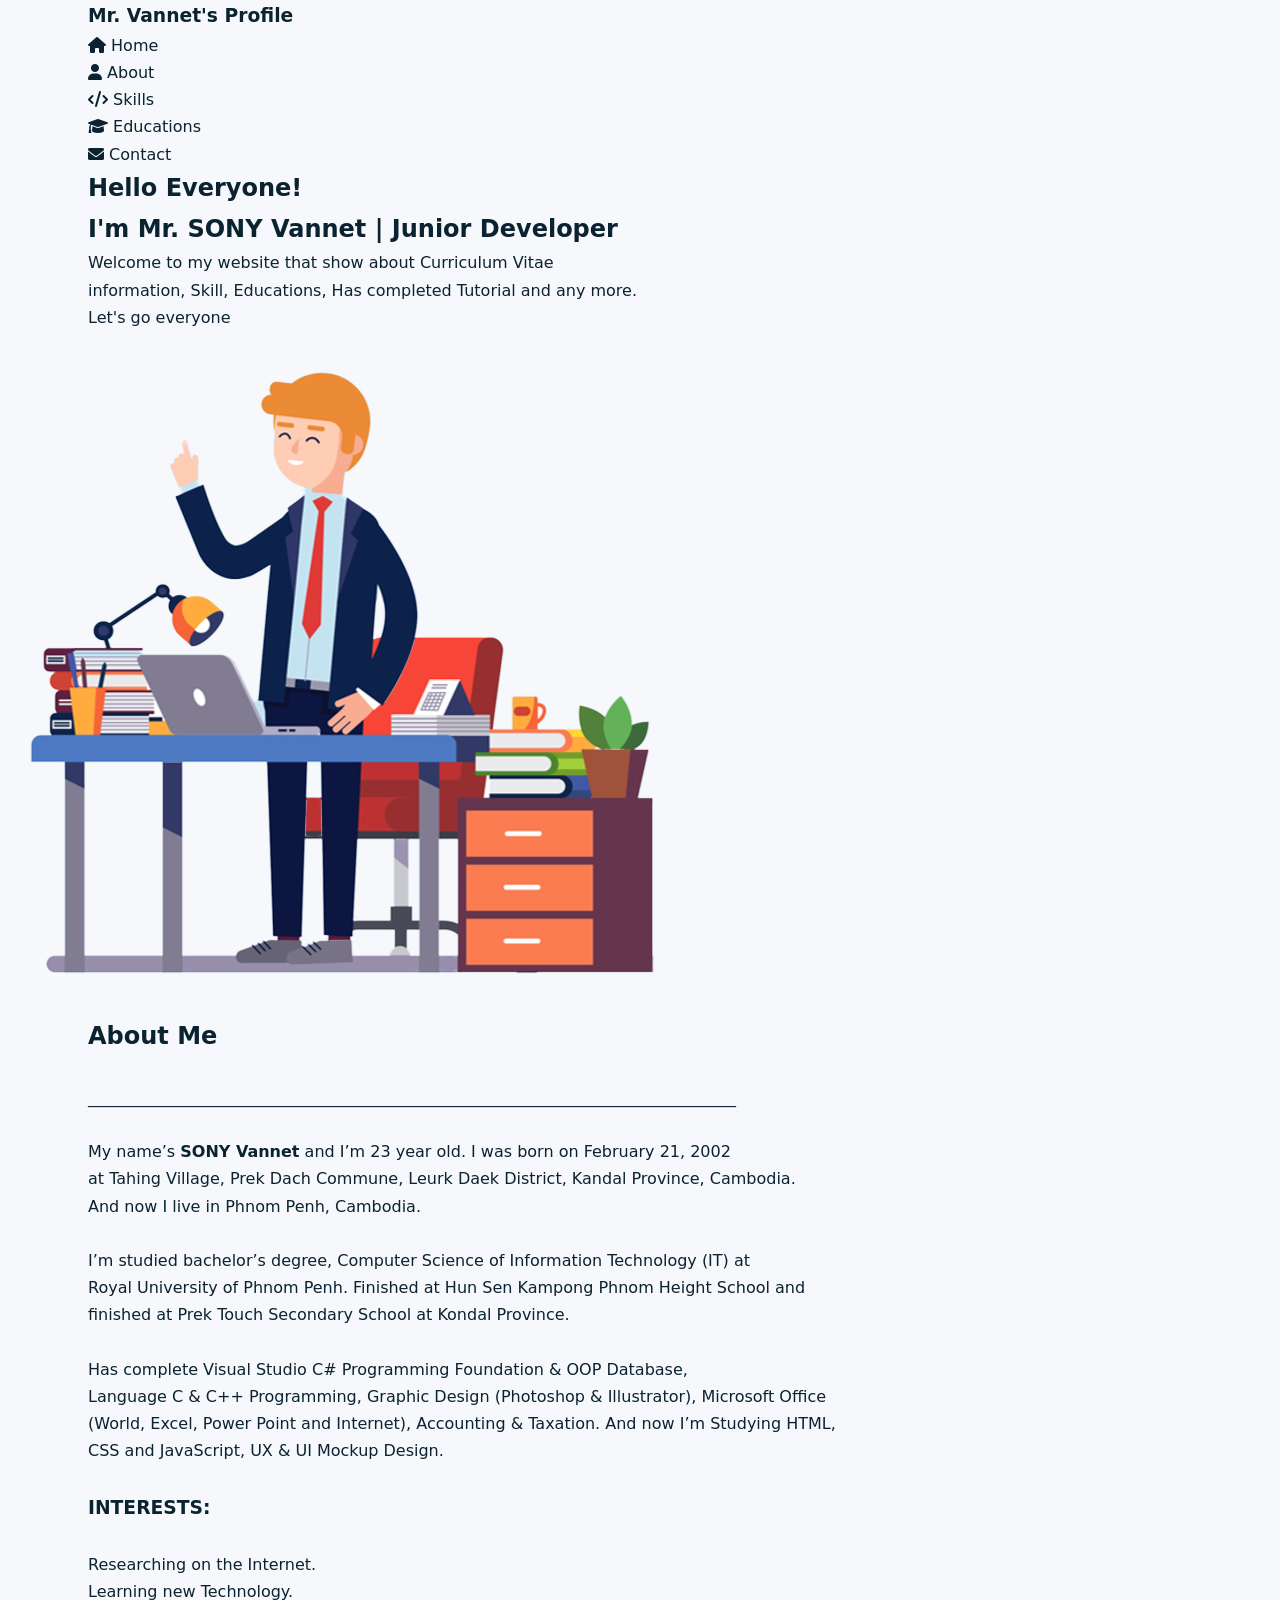
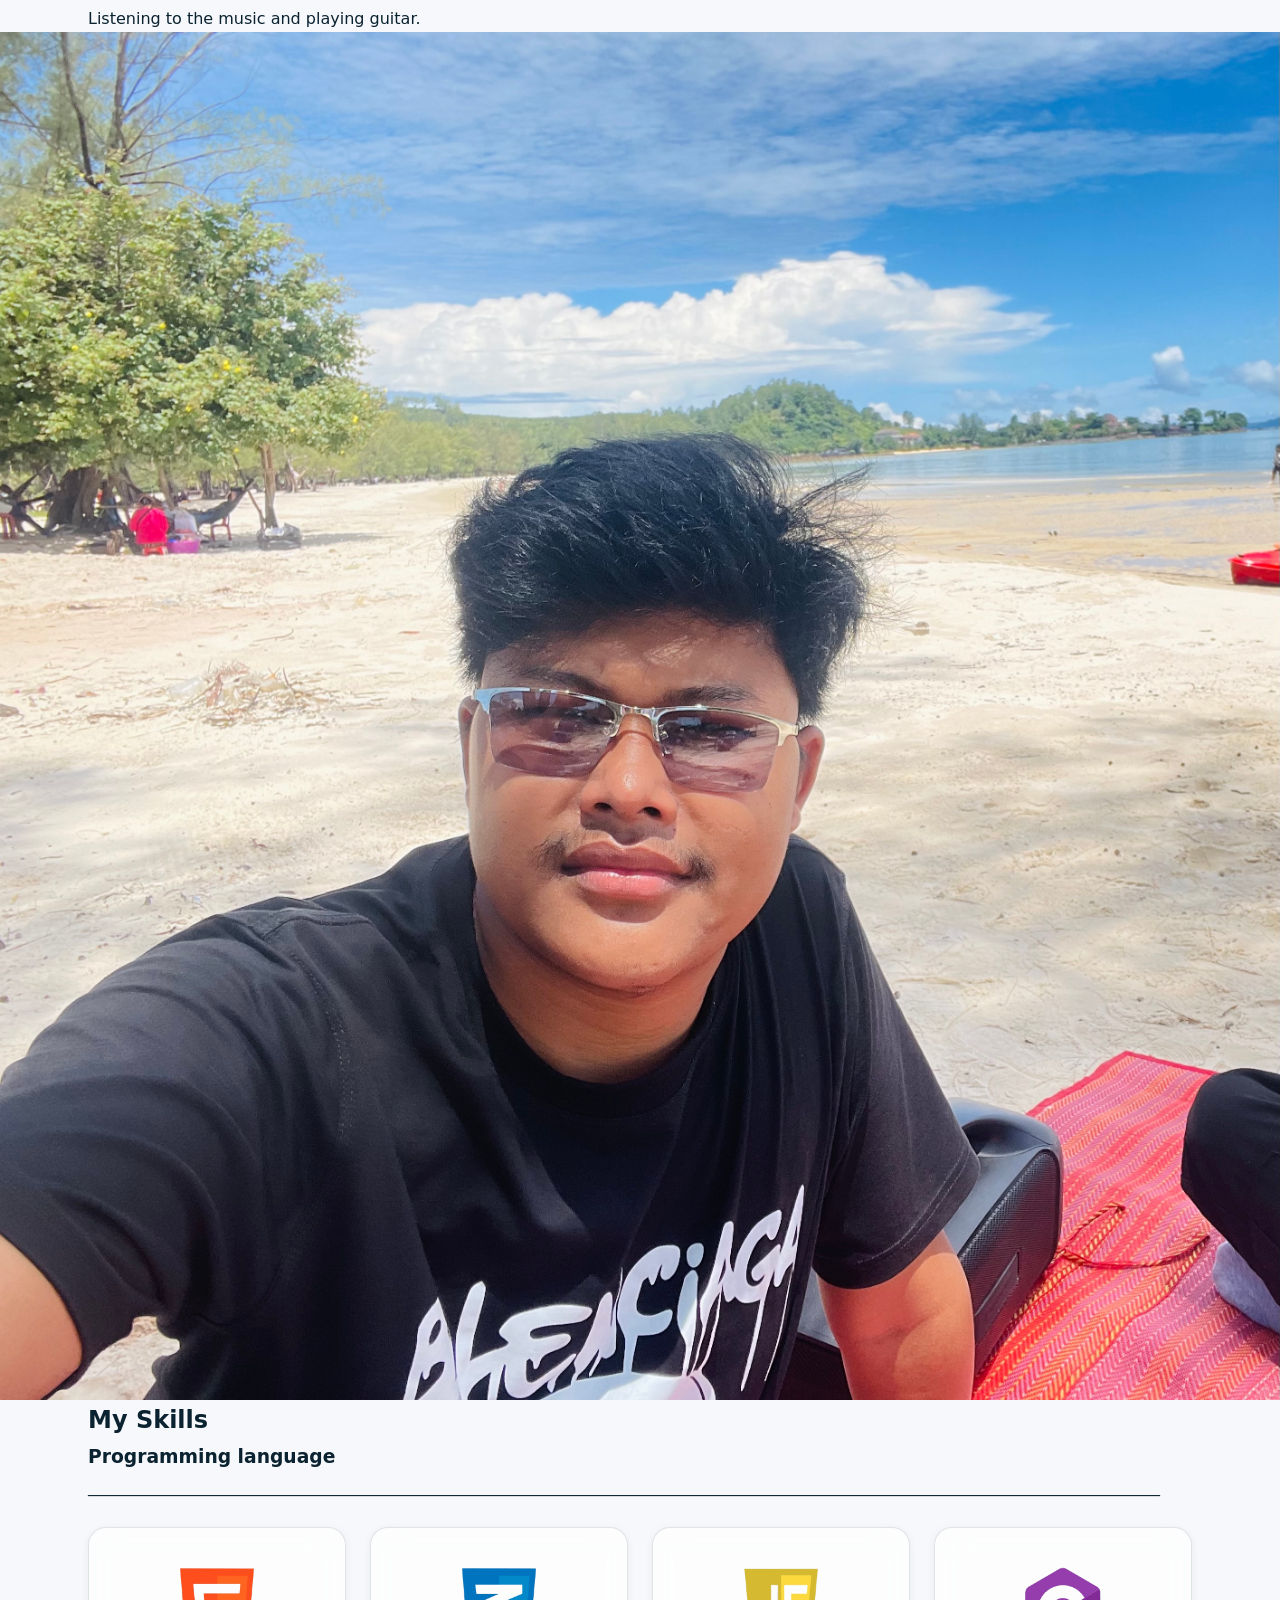
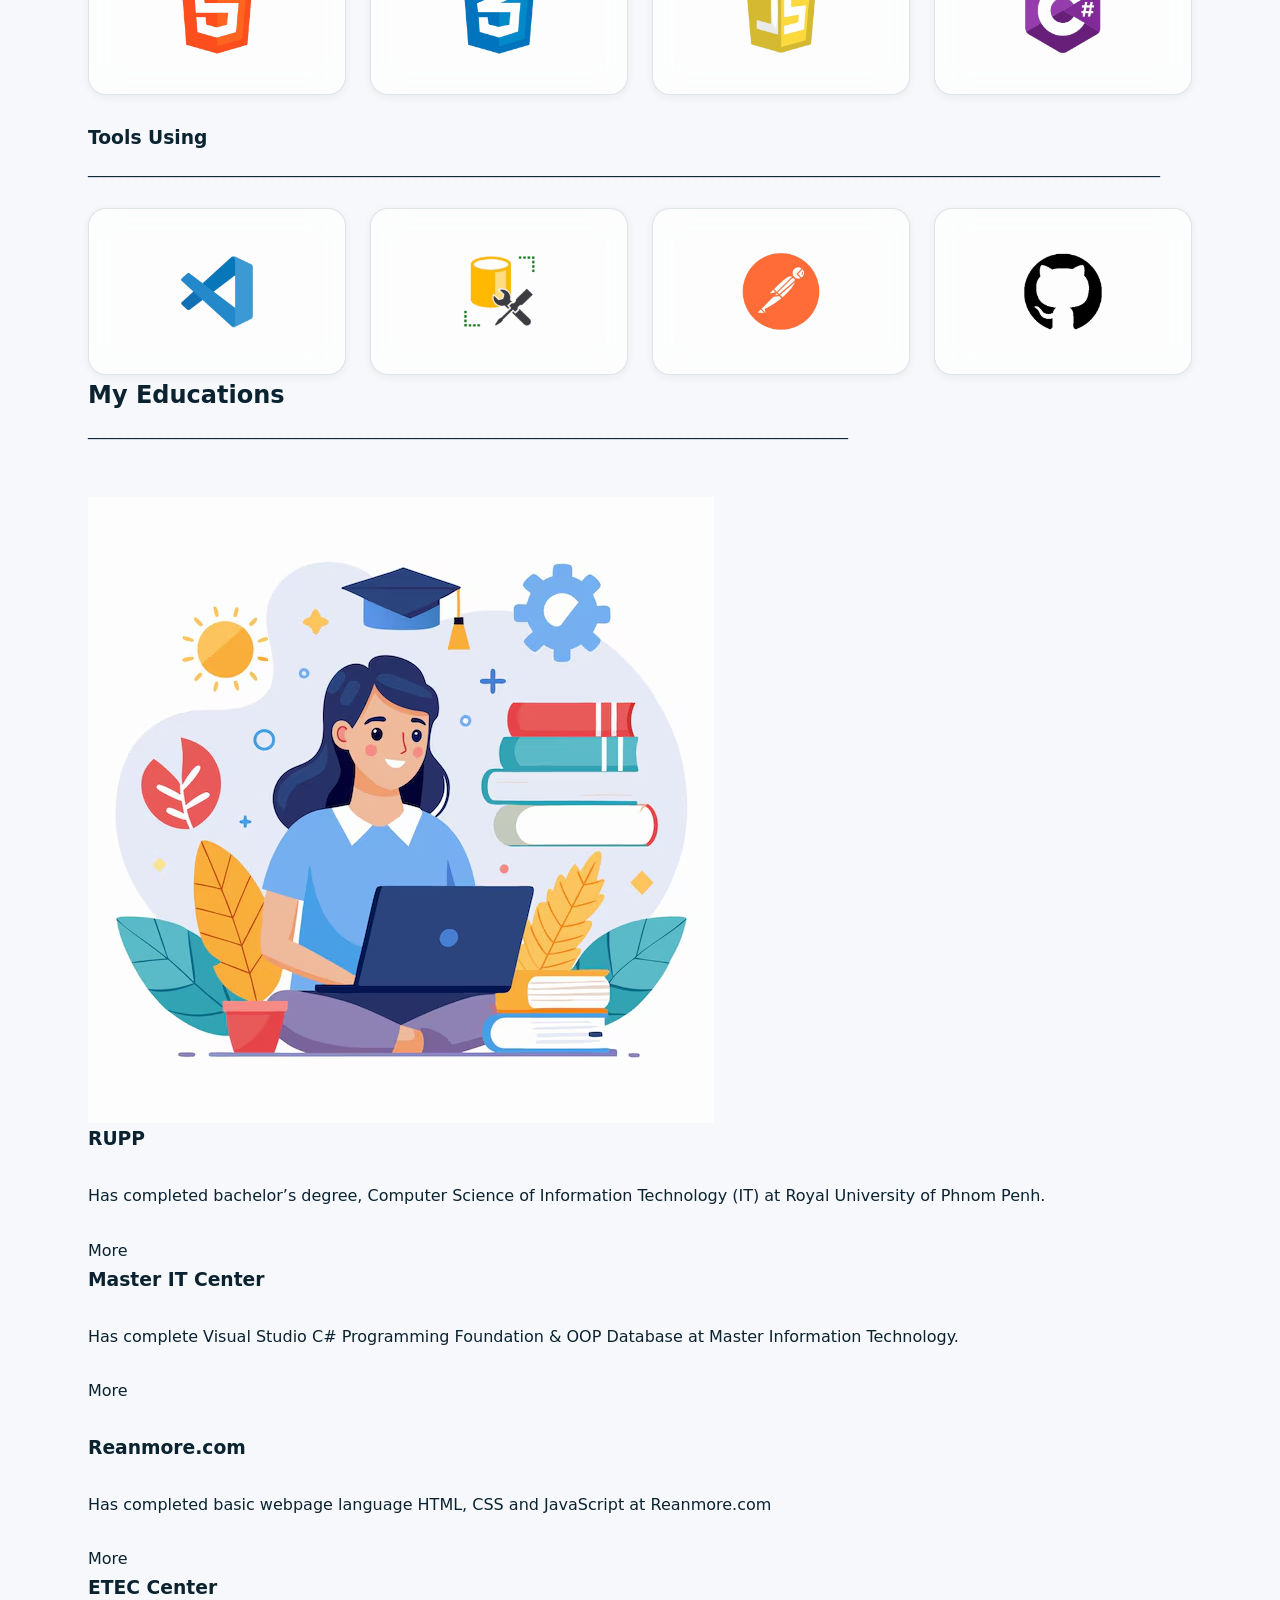
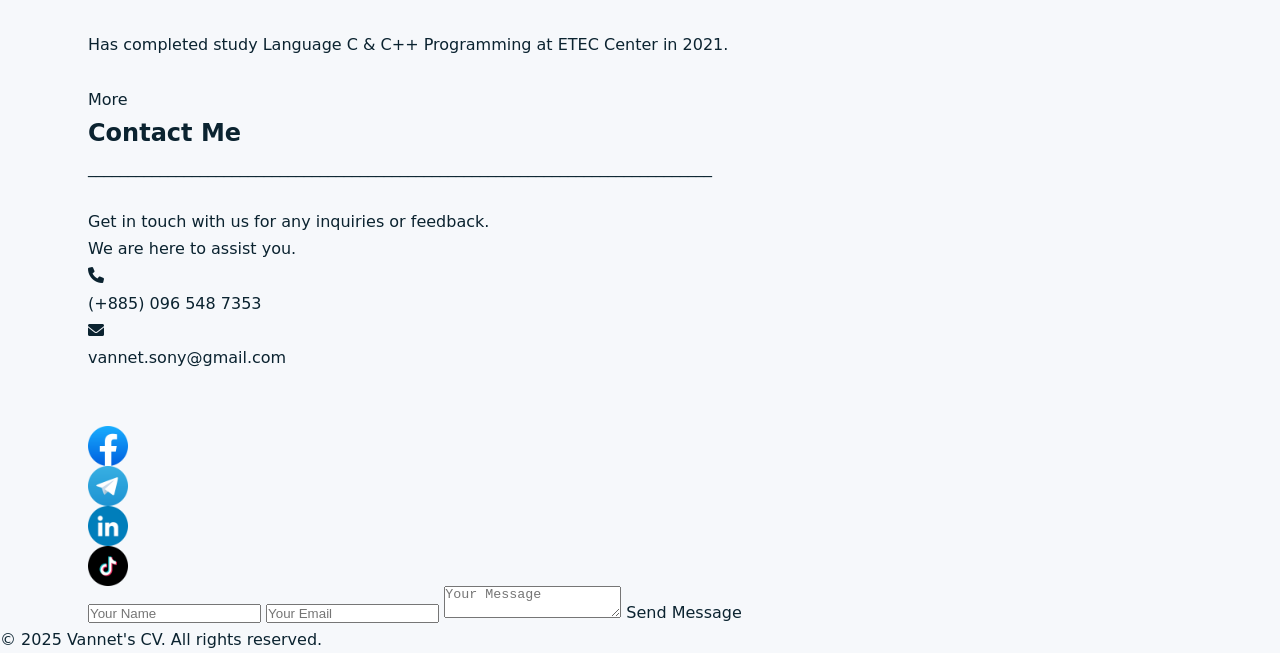
<file: Index.html>
<!DOCTYPE html>
<html lang="en">

<head>
  <meta charset="UTF-8" />
  <meta name="viewport" content="width=device-width, initial-scale=1.0"/>
  <title>Vannet's CV</title>
  <link rel="icon" type="image/x-icon" href="./assets/Profile.ico">
  <link rel="stylesheet" href="style.css" />
  <link rel="stylesheet" href="https://cdnjs.cloudflare.com/ajax/libs/font-awesome/6.0.0-beta3/css/all.min.css">
</head>

<body>
  <!-- Navigation Bar -->
  <nav>
    <div class="container">
      <h3>Mr. Vannet's Profile</h3>
      <ul>
        <li><a href="#home"><i class="fas fa-home"></i> Home</a></li>
        <li><a href="#about"><i class="fas fa-user"></i> About</a></li>
        <li><a href="#skill"><i class="fas fa-code"></i> Skills</a></li>
        <li><a href="#Educations"><i class="fas fa-graduation-cap"></i> Educations</a></li>
        <li><a href="#contact"><i class="fas fa-envelope"></i> Contact</a></li>
      </ul>
    </div>
  </nav>

  <!-- Section Home -->
  <section id="home">
    <div class="container">
      <h1>Hello Everyone!</h1>
      <h2>I'm Mr. SONY Vannet | Junior Developer</h2>
      <p>Welcome to my website that show about Curriculum Vitae <br> information, Skill, Educations, Has completed Tutorial and any more.</p>
      <a href="#about">Let's go everyone</a>
    </div>
    <div class="image-section">
      <img src="./assets/Presentation.png" alt="Image">
      </div>
    </div>
  </section>

  <!-- Section About -->
  <section id="about">
    <div class="container">
      <h1>About Me</span></h1><br>
      <p>_________________________________________________________________________________</p><br>
      <p>My name’s <span class="name">SONY Vannet</span> and I’m 23 year old. I was born on February 21, 2002 <br>
        at Tahing Village, Prek Dach Commune, Leurk Daek District, Kandal Province, Cambodia. <br>
        And now I live in Phnom Penh, Cambodia.</p><br>
      <p>I’m studied bachelor’s degree, Computer Science of Information Technology (IT) at <br>
        Royal University of Phnom Penh. Finished at Hun Sen Kampong Phnom Height School and <br>
        finished at Prek Touch Secondary School at Kondal Province.</p><br>
      <p>Has complete Visual Studio C# Programming Foundation & OOP Database, <br>
        Language C & C++ Programming, Graphic Design (Photoshop & Illustrator), Microsoft Office <br>
        (World, Excel, Power Point and Internet), Accounting & Taxation. And now I’m Studying HTML, <br>CSS and JavaScript, UX & UI Mockup Design.</p><br>
      <h3>INTERESTS:</h3><br>
        <ul>
          <li>Researching on the Internet.</li>
          <li>Learning new Technology.</li>
          <li>Listening to the music and playing guitar.</li>
        </ul>
    </div>
    <div class="image">
        <img src="./assets/MyPhoto.JPG" alt="Vannet's photo">
    </div>
  </section>

  <!-- Section Skills -->
  <section id="skill">
    <div class="container">
      <h2>My Skills</h2>
      <h3>Programming language</h3>
      <p>______________________________________________________________________________________________________________________________________</p><br>
      <div class="skill-grid">
        <div class="skill-card">
          <div class="imgHTML">
            <img src="./assets/HTML.png" alt="HTML">
          </div>
        </div>
        <div class="skill-card">
          <div class="imgHTML">
            <img src="./assets/CSS.png" alt="CSS">
          </div>
        </div>
        <div class="skill-card">
          <div class="imgHTML">
            <img src="./assets/JavaScript.png" alt="JavaScript">
          </div>
        </div>
        <div class="skill-card">
          <div class="imgHTML">
            <img src="./assets/CSharp.png" alt="csharp">
          </div>
        </div>
      </div><br>
      <h3>Tools Using</h3>
      <p>______________________________________________________________________________________________________________________________________</p><br>
      <div class="skill-grid">
        <div class="skill-card">
          <div class="imgHTML">
            <img src="./assets/VSCode.png" alt="vscode">
          </div>
        </div>
        <div class="skill-card">
          <div class="imgHTML">
            <img src="./assets/SQLMS.png" alt="SQLMS">
          </div>
        </div>
        <div class="skill-card">
          <div class="imgHTML">
            <img src="./assets/Postman.png" alt="postman">
          </div>
        </div>
        <div class="skill-card">
          <div class="imgHTML">
            <img src="./assets/GitHub.png" alt="GitHub">
          </div>
        </div>
      </div>
    </div>
  </section>

  <!-- Section Educations -->
  <section id="Educations">
    <div class="container">
      <div class="Education">
      <h2>My Educations</h2>
      <p>_______________________________________________________________________________________________</p><br>
      <P></P><br>
      </div>
      <div class="wrap">
        <div class="Vector">
           <img src="./assets/Educations.jpg" alt="vector">
        </div>
        <div class="wrapcard">
          <div class="educations-grid">
            <div class="education-card">
              <h3>RUPP</h3><br>
              <P>Has completed bachelor’s degree, Computer Science of Information Technology (IT) at
                Royal University of Phnom Penh.</P><br>
              <a href="https://www.rupp.edu.kh/" target="_blank">More</a>
            </div>
            <div class="education-card">
              <h3>Master IT Center</h3><br>
              <P>Has complete Visual Studio C# Programming Foundation & OOP Database at 
                Master Information Technology.</P><br>
              <a href="https://masteritlearnonline.com/" target="_blank">More</a>
            </div>
          </div> <br>
          <div class="educations-grid">
            <div class="education-card">
              <h3>Reanmore.com</h3><br>
              <P>Has completed basic webpage language HTML, CSS and JavaScript at Reanmore.com </P><br>
              <a href="https://reanmore.com/" target="_blank">More</a>
            </div>
            <div class="education-card">
              <h3>ETEC Center</h3><br>
              <P>Has completed study Language C & C++ Programming at ETEC Center in 2021.</P><br>
              <a href="https://www.facebook.com/eteccenter/" target="_blank">More</a>
            </div>
          </div>
        </div>
    </div>
  </section>

  <!-- Section Contact -->
  <section id="contact">
    <div class="container">
      <div class="contacts">
      <h2>Contact Me</h2>
      <p>______________________________________________________________________________</p><br>
      <p>Get in touch with us for any inquiries or feedback. <br>We are here to assist you.</p>
      </div>
      <div class="wraps">
        <div>
          <div class="contact-item">
            <i class="fas fa-phone"></i>
            <p>(+885) 096 548 7353</p>
          </div>
            <div class="contact-item">
              <i class="fas fa-envelope"></i>
              <p>vannet.sony@gmail.com</p><br>
          </div> <br>
          <a href="https://web.facebook.com/sony.vannet" target="_blank">
            <img src="./assets/Facebook.png" alt="Facebook" width="40">
          </a>
          <a href="https://t.me/SONY_Vannet" target="_blank">
            <img src="./assets/Telegram.png" alt="Telegram" width="40">
          </a>
          <a href="http://linkedin.com/in/sony-vannet-5833262a1" target="_blank">
            <img src="./assets/LinkedIn.png" alt="linkedIn" width="40">
          </a>
          <a href="https://www.tiktok.com/@sony_vannet?_t=ZS-8xAU1PezzxR&_r=1" target="_blank">
            <img src="./assets/Tiktok.png" alt="TikTok" width="40">
          </a>
        </div>
      <form id="contact-form">
        <input type="text" id="name" placeholder="Your Name" required />
        <div class="error" id="name-error">Please enter your name.</div>
        <input type="email" id="email" placeholder="Your Email" required />
        <div class="error" id="email-error">Please enter a valid email.</div>
        <textarea id="message" placeholder="Your Message" required></textarea>
        <div class="error" id="message-error">Please enter a message.</div>
        <button type="submit">Send Message</button>
      </form>
      </div>
    </div>
  </section>

  <footer>
    <p>© 2025 Vannet's CV. All rights reserved.</p>
  </footer>

  <script src="script.js"></script>
</body>
</html>
</file>
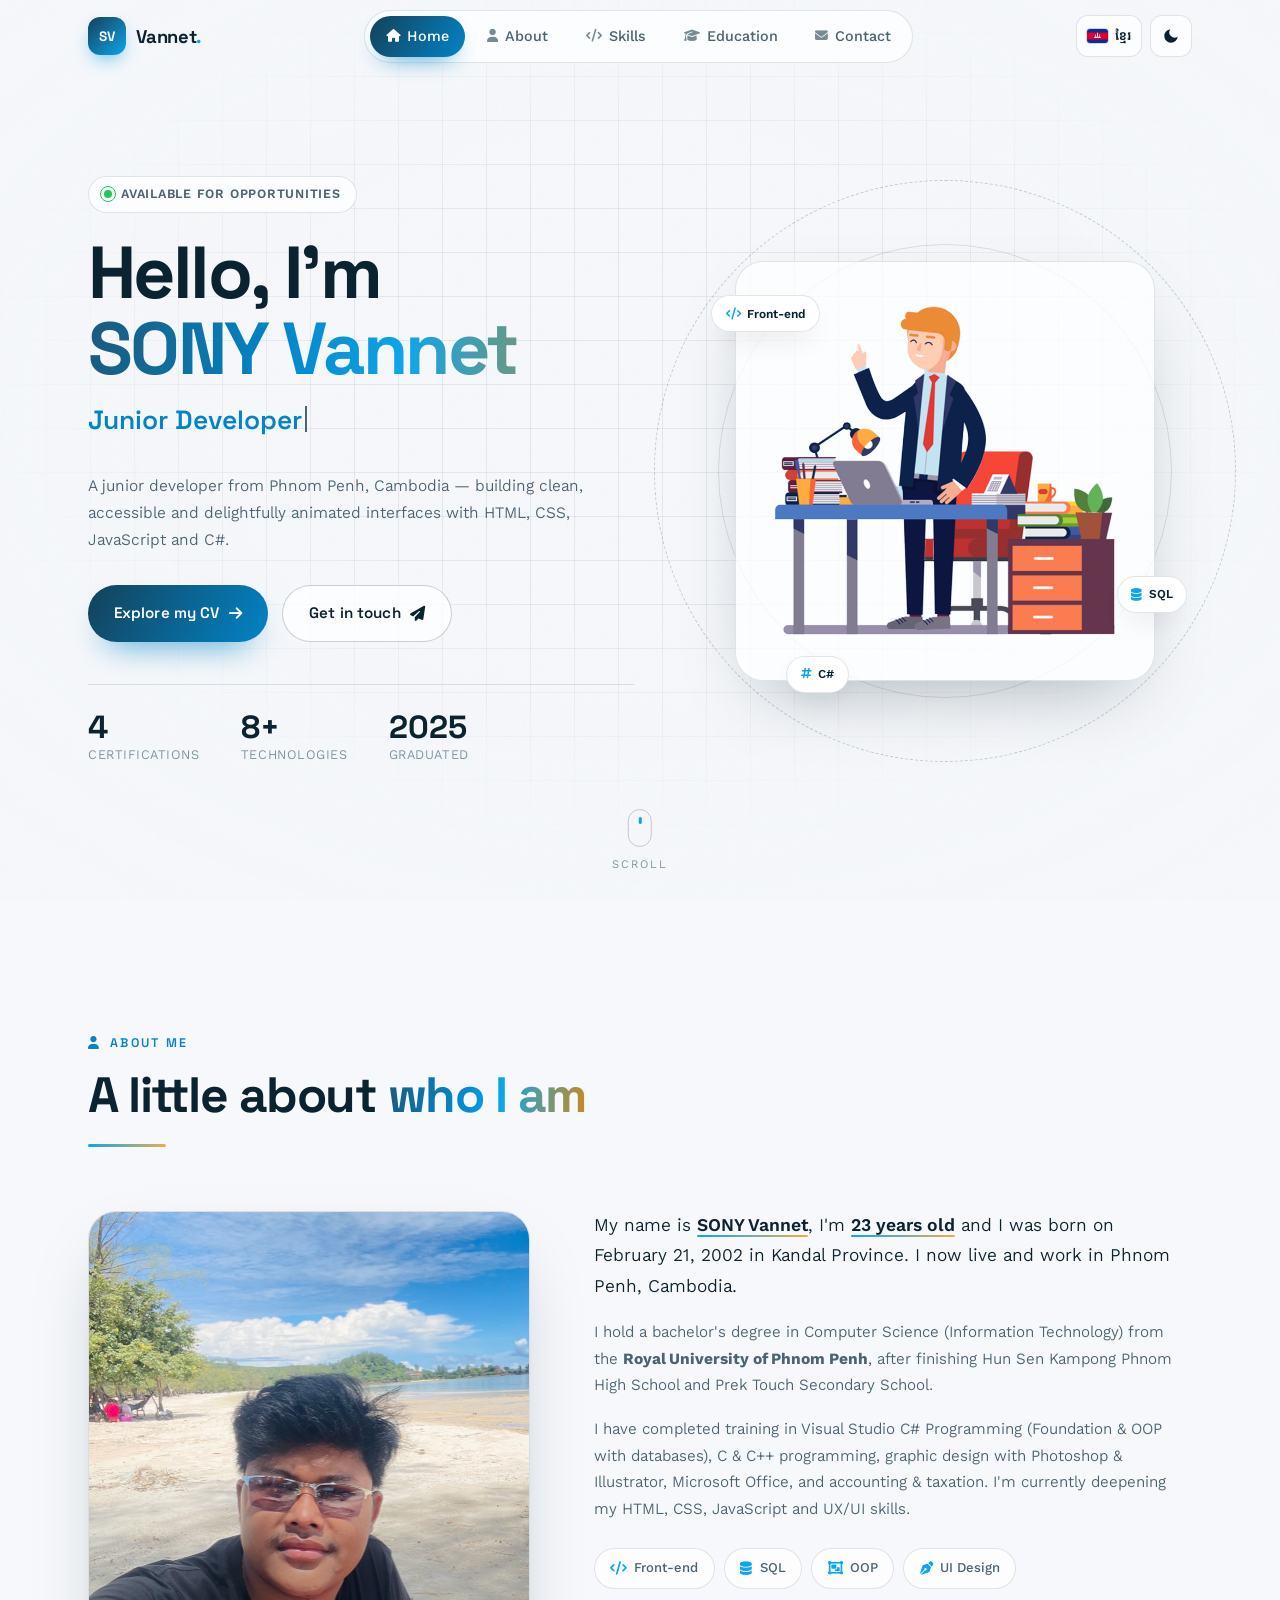
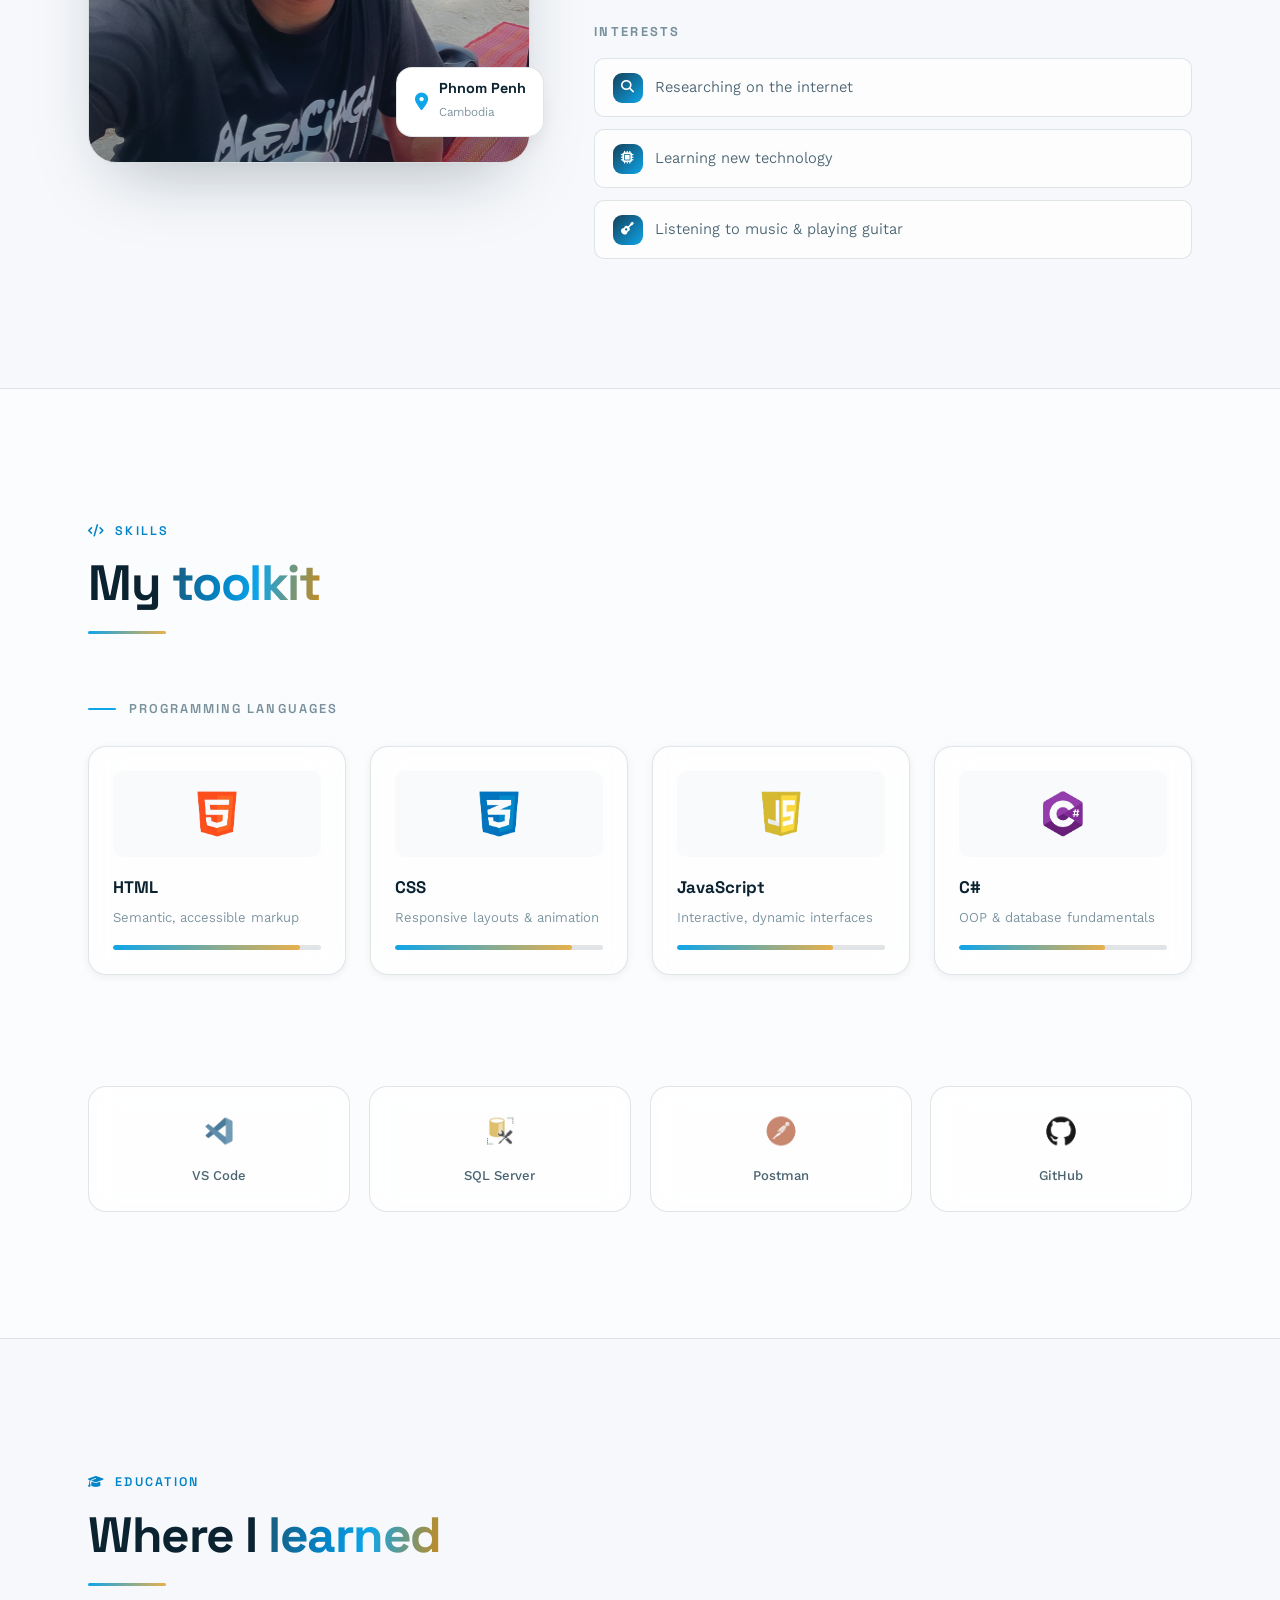
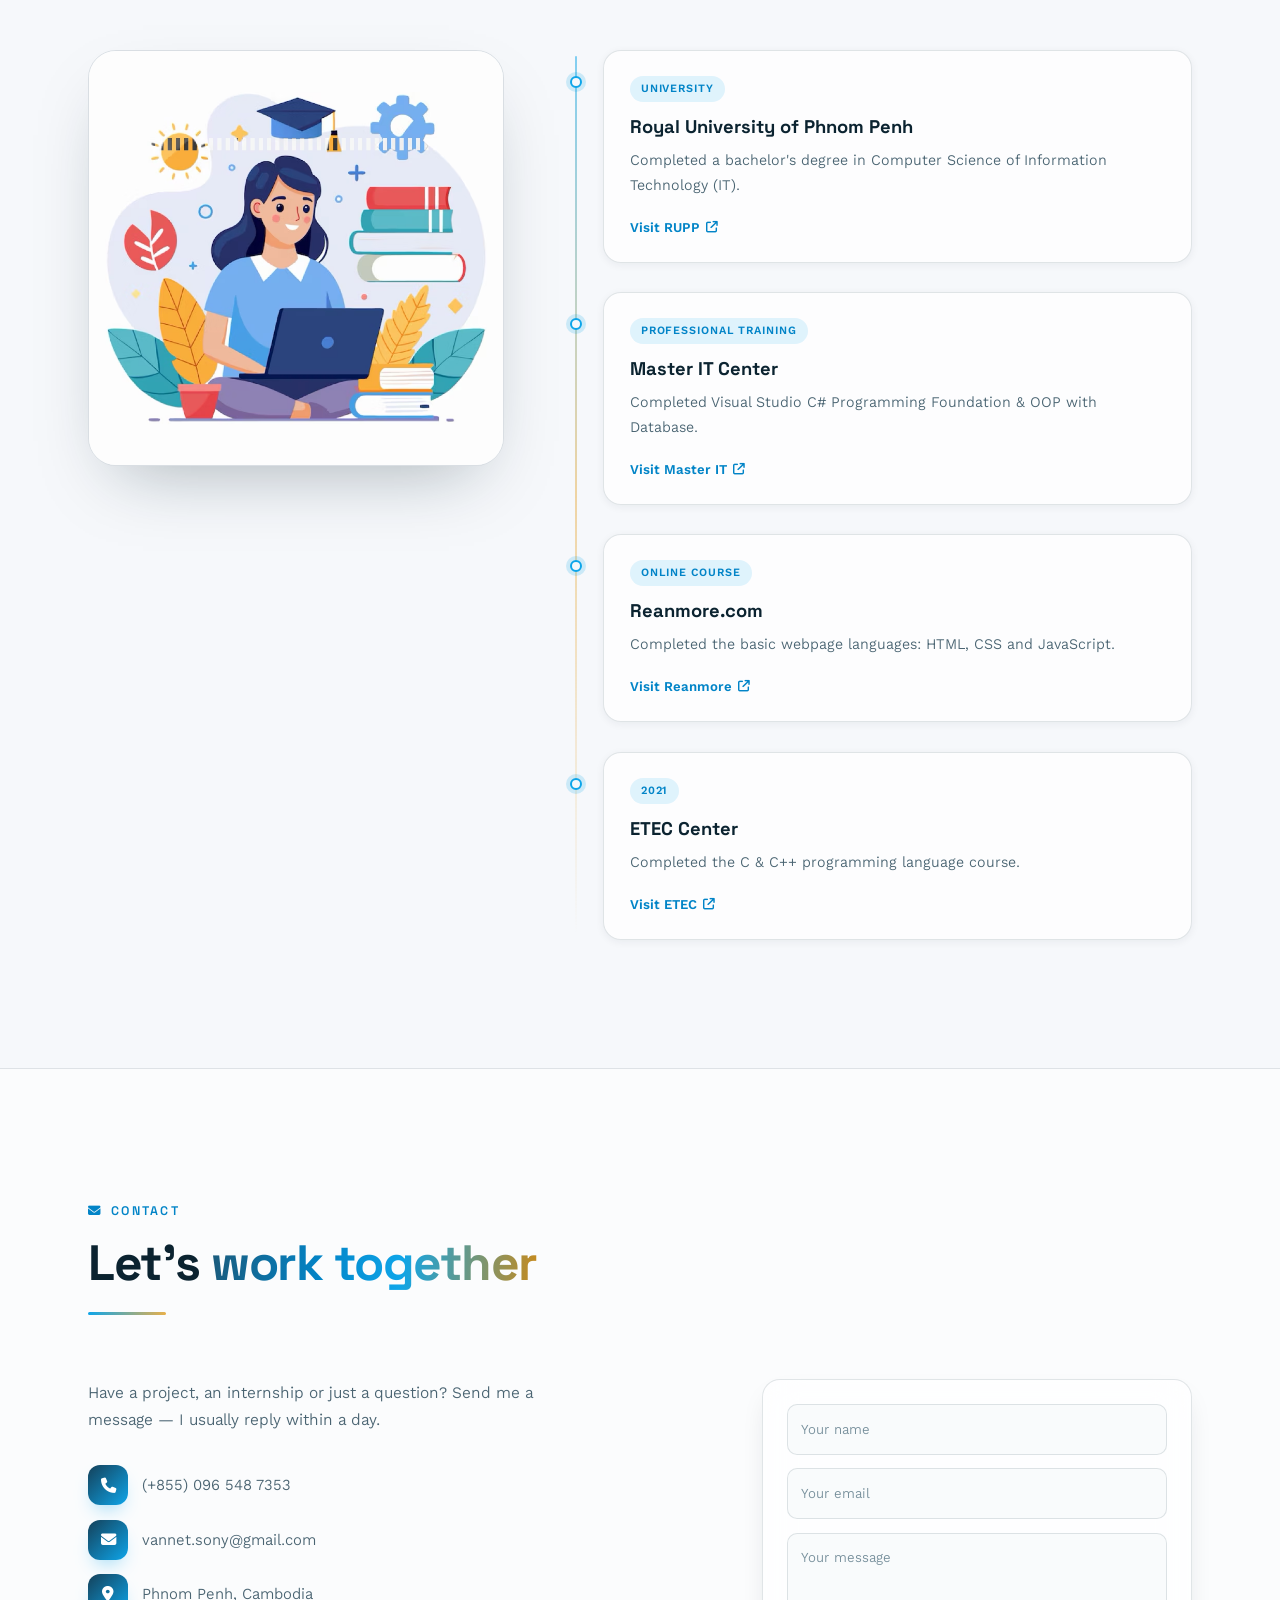
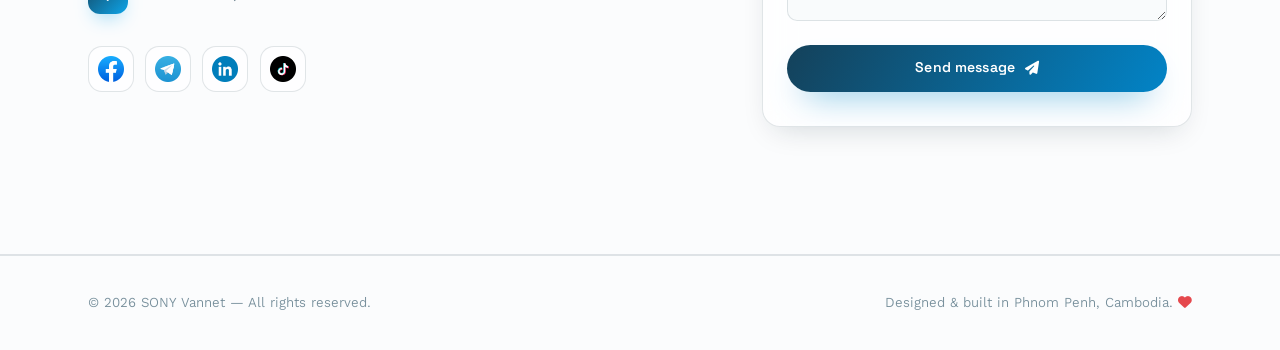
<file: index.html>
<!DOCTYPE html>
<html lang="en" data-theme="light">

<head>
  <meta charset="UTF-8" />
  <meta name="viewport" content="width=device-width, initial-scale=1.0" />
  <meta name="description" content="Portfolio and curriculum vitae of SONY Vannet — Junior Developer based in Phnom Penh, Cambodia." />
  <meta name="theme-color" content="#0e2f3f" />
  <title>SONY Vannet — Junior Developer</title>

  <link rel="icon" type="image/x-icon" href="./assets/Profile.ico" />

  <link rel="preconnect" href="https://fonts.googleapis.com" />
  <link rel="preconnect" href="https://fonts.gstatic.com" crossorigin />
  <link
    href="https://fonts.googleapis.com/css2?family=Kantumruy+Pro:wght@300;400;500;600;700&family=Space+Grotesk:wght@400;500;600;700&display=swap"
    rel="stylesheet" />
  <link rel="stylesheet" href="https://cdnjs.cloudflare.com/ajax/libs/font-awesome/6.5.2/css/all.min.css" />

  <link rel="stylesheet" href="style.css" />
</head>

<body>
  <!-- Scroll progress -->
  <div class="progress-bar" aria-hidden="true"><span id="progress"></span></div>

  <!-- Ambient background: ruled grid → vignette -->
  <div class="bg" aria-hidden="true">
    <div class="bg__grid"></div>
    <div class="bg__vignette"></div>
  </div>
  <div class="noise" aria-hidden="true"></div>

  <!-- Custom cursor -->
  <div class="cursor" aria-hidden="true"></div>
  <div class="cursor-dot" aria-hidden="true"></div>

  <!-- Navigation -->
  <header class="nav" id="nav">
    <div class="nav__inner">
      <a href="#home" class="brand">
        <span class="brand__mark">SV</span>
        <span class="brand__text">Vannet<span class="brand__dot">.</span></span>
      </a>

      <nav class="nav__menu" id="nav-menu" aria-label="Main navigation" data-i18n-aria="nav.menu">
        <a href="#home" class="nav__link is-active"><i class="fas fa-home"></i><span data-i18n="nav.home">Home</span></a>
        <a href="#about" class="nav__link"><i class="fas fa-user"></i><span data-i18n="nav.about">About</span></a>
        <a href="#skill" class="nav__link"><i class="fas fa-code"></i><span data-i18n="nav.skill">Skills</span></a>
        <a href="#educations" class="nav__link"><i class="fas fa-graduation-cap"></i><span
            data-i18n="nav.education">Education</span></a>
        <a href="#contact" class="nav__link"><i class="fas fa-envelope"></i><span
            data-i18n="nav.contact">Contact</span></a>
      </nav>

      <div class="nav__actions">
        <button class="icon-btn lang-toggle" id="lang-toggle" aria-label="Switch to Khmer" title="Switch to Khmer"
          data-show="km">
          <span class="lang-toggle__opt lang-toggle__opt--en" aria-hidden="true">
            <span class="lang-toggle__flag">
              <svg viewBox="0 0 60 40" focusable="false">
                <defs>
                  <clipPath id="flagGB">
                    <rect width="60" height="40" rx="3" />
                  </clipPath>
                </defs>
                <g clip-path="url(#flagGB)">
                  <rect width="60" height="40" fill="#012169" />
                  <path d="M0 0 60 40M60 0 0 40" stroke="#f5f7fa" stroke-width="9" />
                  <path d="M0 0 60 40M60 0 0 40" stroke="#c8102e" stroke-width="4.5" />
                  <path d="M30 0v40M0 20h60" stroke="#f5f7fa" stroke-width="14" />
                  <path d="M30 0v40M0 20h60" stroke="#c8102e" stroke-width="8.5" />
                </g>
              </svg>
            </span>
            <b class="lang-toggle__name">English</b>
          </span>

          <span class="lang-toggle__opt lang-toggle__opt--km" aria-hidden="true">
            <span class="lang-toggle__flag">
              <svg viewBox="0 0 60 40" focusable="false">
                <defs>
                  <clipPath id="flagKH">
                    <rect width="60" height="40" rx="3" />
                  </clipPath>
                </defs>
                <g clip-path="url(#flagKH)">
                  <rect width="60" height="40" fill="#032ea1" />
                  <rect y="10" width="60" height="20" fill="#e00025" />
                  <g fill="#fff">
                    <path d="M30 9.6 31.3 12h-2.6z" />
                    <rect x="28.7" y="11.9" width="2.6" height="10.4" />
                    <path d="M24.4 14.6 25.4 16.6h-2z" />
                    <rect x="23.5" y="16.5" width="1.9" height="5.8" />
                    <path d="M35.6 14.6 36.6 16.6h-2z" />
                    <rect x="34.6" y="16.5" width="1.9" height="5.8" />
                    <rect x="21.5" y="21.9" width="17" height="1.8" />
                    <rect x="20.2" y="23.6" width="19.6" height="2.1" />
                  </g>
                </g>
              </svg>
            </span>
            <b class="lang-toggle__name">ខ្មែរ</b>
          </span>
        </button>
        <button class="icon-btn theme-toggle" id="theme-toggle" aria-label="Switch colour theme" title="Switch theme">
          <svg class="theme-toggle__icon" viewBox="0 0 24 24" width="18" height="18" aria-hidden="true">
            <path class="theme-toggle__moon" fill="currentColor"
              d="M21 12.79A9 9 0 1 1 11.21 3 7 7 0 0 0 21 12.79Z" />
            <g class="theme-toggle__sun" fill="none" stroke="currentColor" stroke-width="1.8" stroke-linecap="round">
              <circle cx="12" cy="12" r="4.2" />
              <path d="M12 2.4v2.2M12 19.4v2.2M2.4 12h2.2M19.4 12h2.2M5.2 5.2l1.6 1.6M17.2 17.2l1.6 1.6M18.8 5.2l-1.6 1.6M6.8 17.2l-1.6 1.6" />
            </g>
          </svg>
        </button>
      </div>
    </div>
  </header>

  <main>
    <!-- ============ HOME ============ -->
    <section id="home" class="hero">
      <div class="hero__grid container">
        <div class="hero__copy">
          <p class="eyebrow" data-reveal>
            <span class="pulse"></span> <span data-i18n="hero.status">Available for opportunities</span>
          </p>

          <h1 class="hero__title">
            <span class="line" data-reveal data-i18n="hero.greet">Hello, I'm</span>
            <span class="line gradient-text" data-reveal data-i18n="hero.name">SONY Vannet</span>
          </h1>

          <p class="hero__role" data-reveal>
            <span class="typed" id="typed" aria-live="polite"></span><span class="caret" aria-hidden="true"></span>
          </p>

          <p class="hero__lead" data-reveal data-i18n="hero.lead">
            A junior developer from Phnom Penh, Cambodia — building clean, accessible and
            delightfully animated interfaces with HTML, CSS, JavaScript and C#.
          </p>

          <div class="hero__cta" data-reveal>
            <a href="#about" class="btn btn--primary">
              <span data-i18n="hero.cta1">Explore my CV</span> <i class="fas fa-arrow-right"></i>
            </a>
            <a href="#contact" class="btn btn--ghost">
              <span data-i18n="hero.cta2">Get in touch</span> <i class="fas fa-paper-plane"></i>
            </a>
          </div>

          <ul class="hero__stats" data-reveal>
            <li>
              <strong data-count="4">0</strong>
              <span data-i18n="hero.stat1">Certifications</span>
            </li>
            <li>
              <strong data-count="8" data-suffix="+">0</strong>
              <span data-i18n="hero.stat2">Technologies</span>
            </li>
            <li>
              <strong data-count="2025">0</strong>
              <span data-i18n="hero.stat3">Graduated</span>
            </li>
          </ul>
        </div>

        <div class="hero__visual" data-reveal data-tilt>
          <div class="orb-ring"></div>
          <div class="orb-ring orb-ring--2"></div>
          <div class="hero__card">
            <img src="./assets/Presentation.png" alt="Illustration of Vannet working at a desk" width="685"
              height="685" data-i18n-alt="hero.photoAlt" />
            <span class="float-chip float-chip--1"><i class="fas fa-code"></i> Front-end</span>
            <span class="float-chip float-chip--2"><i class="fas fa-database"></i> SQL</span>
            <span class="float-chip float-chip--3"><i class="fas fa-hashtag"></i> C#</span>
          </div>
        </div>
      </div>

      <a href="#about" class="scroll-hint" aria-label="Scroll to About">
        <span class="scroll-hint__mouse"><span></span></span>
        <span class="scroll-hint__text" data-i18n="hero.scroll">Scroll</span>
      </a>
    </section>

    <!-- ============ ABOUT ============ -->
    <section id="about" class="section">
      <div class="container">
        <header class="section__head">
          <p class="section__kicker" data-reveal><i class="fas fa-user"></i> <span data-i18n="about.kicker">About
              me</span></p>
          <h2 class="section__title" data-reveal data-i18n="about.title" data-i18n-html="true">A little about <span
              class="gradient-text">who I am</span></h2>
          <p class="section__rule" data-reveal></p>
        </header>

        <div class="about">
          <div class="about__media" data-reveal>
            <div class="photo-frame" data-tilt>
              <img src="./assets/MyPhoto-opt.jpg" alt="Portrait of SONY Vannet" width="1029" height="1100"
                loading="lazy" data-i18n-alt="about.photoAlt" />
              <div class="photo-frame__glow"></div>
            </div>
            <div class="about__badge">
              <i class="fas fa-location-dot"></i>
              <div>
                <strong data-i18n="about.loc1">Phnom Penh</strong>
                <span data-i18n="about.loc2">Cambodia</span>
              </div>
            </div>
          </div>

          <div class="about__body">
            <p class="about__intro" data-reveal data-i18n="about.p1" data-i18n-html="true">
              My name is <span class="name">SONY Vannet</span>, I'm <span class="name">23 years old</span> and I was
              born on February 21, 2002 in Kandal Province. I now live and work in Phnom Penh, Cambodia.
            </p>

            <p data-reveal data-i18n="about.p2" data-i18n-html="true">
              I hold a bachelor's degree in Computer Science (Information Technology) from the
              <strong>Royal University of Phnom Penh</strong>, after finishing Hun Sen Kampong Phnom High School
              and Prek Touch Secondary School.
            </p>

            <p data-reveal data-i18n="about.p3" data-i18n-html="true">
              I have completed training in Visual Studio C# Programming (Foundation &amp; OOP with databases),
              C &amp; C++ programming, graphic design with Photoshop &amp; Illustrator, Microsoft Office, and
              accounting &amp; taxation. I'm currently deepening my HTML, CSS, JavaScript and UX/UI skills.
            </p>

            <div class="chips" data-reveal>
              <span class="chip"><i class="fas fa-code"></i> <span data-i18n="about.chip1">Front-end</span></span>
              <span class="chip"><i class="fas fa-database"></i> <span data-i18n="about.chip2">SQL</span></span>
              <span class="chip"><i class="fas fa-object-group"></i> <span data-i18n="about.chip3">OOP</span></span>
              <span class="chip"><i class="fas fa-pen-nib"></i> <span data-i18n="about.chip4">UI Design</span></span>
            </div>

            <h3 class="about__subtitle" data-reveal data-i18n="about.interests">Interests</h3>
            <ul class="interest-list" data-reveal>
              <li data-reveal><i class="fas fa-magnifying-glass"></i> <span data-i18n="about.i1">Researching on the
                  internet</span></li>
              <li data-reveal><i class="fas fa-microchip"></i> <span data-i18n="about.i2">Learning new
                  technology</span></li>
              <li data-reveal><i class="fas fa-guitar"></i> <span data-i18n="about.i3">Listening to music &amp; playing
                  guitar</span></li>
            </ul>
          </div>
        </div>
      </div>
    </section>

    <!-- ============ SKILLS ============ -->
    <section id="skill" class="section section--alt">
      <div class="container">
        <header class="section__head">
          <p class="section__kicker" data-reveal><i class="fas fa-code"></i> <span data-i18n="skill.kicker">Skills</span>
          </p>
          <h2 class="section__title" data-reveal data-i18n="skill.title" data-i18n-html="true">My <span
              class="gradient-text">toolkit</span></h2>
          <p class="section__rule" data-reveal></p>
        </header>

        <div class="skill__group">
          <h3 class="skill__label" data-reveal><span></span> <span data-i18n="skill.prog">Programming
              languages</span></h3>
          <div class="skill-grid">
            <article class="skill-card" data-reveal data-tilt>
              <div class="skill-card__icon"><img src="./assets/HTML.png" alt="" loading="lazy" /></div>
              <h4>HTML</h4>
              <p data-i18n="skill.d1">Semantic, accessible markup</p>
              <div class="meter"><span style="--level: 90%"></span></div>
            </article>
            <article class="skill-card" data-reveal data-tilt>
              <div class="skill-card__icon"><img src="./assets/CSS.png" alt="" loading="lazy" /></div>
              <h4>CSS</h4>
              <p data-i18n="skill.d2">Responsive layouts &amp; animation</p>
              <div class="meter"><span style="--level: 85%"></span></div>
            </article>
            <article class="skill-card" data-reveal data-tilt>
              <div class="skill-card__icon"><img src="./assets/JavaScript.png" alt="" loading="lazy" /></div>
              <h4>JavaScript</h4>
              <p data-i18n="skill.d3">Interactive, dynamic interfaces</p>
              <div class="meter"><span style="--level: 75%"></span></div>
            </article>
            <article class="skill-card" data-reveal data-tilt>
              <div class="skill-card__icon"><img src="./assets/CSharp.png" alt="" loading="lazy" /></div>
              <h4>C#</h4>
              <p data-i18n="skill.d4">OOP &amp; database fundamentals</p>
              <div class="meter"><span style="--level: 70%"></span></div>
            </article>
          </div>
        </div>

        <div class="skill__group">
          <h3 class="skill__label" data-reveal><span></span> <span data-i18n="skill.tools">Tools I use</span></h3>
          <div class="tool-grid">
            <div class="tool" data-reveal>
              <img src="./assets/VSCode.png" alt="" loading="lazy" />
              <span>VS Code</span>
            </div>
            <div class="tool" data-reveal>
              <img src="./assets/SQLMS.png" alt="" loading="lazy" />
              <span data-i18n="skill.tool2">SQL Server</span>
            </div>
            <div class="tool" data-reveal>
              <img src="./assets/Postman.png" alt="" loading="lazy" />
              <span>Postman</span>
            </div>
            <div class="tool" data-reveal>
              <img src="./assets/GitHub.png" alt="" loading="lazy" />
              <span>GitHub</span>
            </div>
          </div>
        </div>
      </div>
    </section>

    <!-- ============ EDUCATION ============ -->
    <section id="educations" class="section">
      <div class="container">
        <header class="section__head">
          <p class="section__kicker" data-reveal><i class="fas fa-graduation-cap"></i> <span
              data-i18n="edu.kicker">Education</span></p>
          <h2 class="section__title" data-reveal data-i18n="edu.title" data-i18n-html="true">Where I <span
              class="gradient-text">learned</span></h2>
          <p class="section__rule" data-reveal></p>
        </header>

        <div class="edu">
          <div class="edu__aside" data-reveal>
            <div class="edu__art" data-tilt>
              <img src="./assets/Educations-opt.jpg" alt="Education illustration" width="800" height="800"
                loading="lazy" data-i18n-alt="edu.artAlt" />
            </div>
          </div>

          <ol class="timeline">
            <li class="timeline__item" data-reveal>
              <span class="timeline__dot"></span>
              <div class="timeline__card">
                <span class="timeline__tag" data-i18n="edu.tag1">University</span>
                <h3>Royal University of Phnom Penh</h3>
                <p data-i18n="edu.d1">Completed a bachelor's degree in Computer Science of Information Technology
                  (IT).</p>
                <a class="link-arrow" href="https://www.rupp.edu.kh/" target="_blank" rel="noopener">
                  <span data-i18n="edu.link1">Visit RUPP</span> <i class="fas fa-arrow-up-right-from-square"></i>
                </a>
              </div>
            </li>

            <li class="timeline__item" data-reveal>
              <span class="timeline__dot"></span>
              <div class="timeline__card">
                <span class="timeline__tag" data-i18n="edu.tag2">Professional training</span>
                <h3>Master IT Center</h3>
                <p data-i18n="edu.d2">Completed Visual Studio C# Programming Foundation &amp; OOP with Database.</p>
                <a class="link-arrow" href="https://masteritlearnonline.com/" target="_blank" rel="noopener">
                  <span data-i18n="edu.link2">Visit Master IT</span> <i class="fas fa-arrow-up-right-from-square"></i>
                </a>
              </div>
            </li>

            <li class="timeline__item" data-reveal>
              <span class="timeline__dot"></span>
              <div class="timeline__card">
                <span class="timeline__tag" data-i18n="edu.tag3">Online course</span>
                <h3>Reanmore.com</h3>
                <p data-i18n="edu.d3">Completed the basic webpage languages: HTML, CSS and JavaScript.</p>
                <a class="link-arrow" href="https://reanmore.com/" target="_blank" rel="noopener">
                  <span data-i18n="edu.link3">Visit Reanmore</span> <i class="fas fa-arrow-up-right-from-square"></i>
                </a>
              </div>
            </li>

            <li class="timeline__item" data-reveal>
              <span class="timeline__dot"></span>
              <div class="timeline__card">
                <span class="timeline__tag" data-i18n="edu.tag4">2021</span>
                <h3>ETEC Center</h3>
                <p data-i18n="edu.d4">Completed the C &amp; C++ programming language course.</p>
                <a class="link-arrow" href="https://www.facebook.com/eteccenter/" target="_blank" rel="noopener">
                  <span data-i18n="edu.link4">Visit ETEC</span> <i class="fas fa-arrow-up-right-from-square"></i>
                </a>
              </div>
            </li>
          </ol>
        </div>
      </div>
    </section>

    <!-- ============ CONTACT ============ -->
    <section id="contact" class="section section--alt">
      <div class="container">
        <header class="section__head">
          <p class="section__kicker" data-reveal><i class="fas fa-envelope"></i> <span
              data-i18n="contact.kicker">Contact</span></p>
          <h2 class="section__title" data-reveal data-i18n="contact.title" data-i18n-html="true">Let's <span
              class="gradient-text">work together</span></h2>
          <p class="section__rule" data-reveal></p>
        </header>

        <div class="contact">
          <div class="contact__aside" data-reveal>
            <p class="contact__lead" data-i18n="contact.lead">
              Have a project, an internship or just a question? Send me a message — I usually reply within a day.
            </p>

            <ul class="contact-list">
              <li>
                <span class="contact-list__icon"><i class="fas fa-phone"></i></span>
                <a href="tel:+855965487353">(+855) 096 548 7353</a>
              </li>
              <li>
                <span class="contact-list__icon"><i class="fas fa-envelope"></i></span>
                <a href="mailto:vannet.sony@gmail.com">vannet.sony@gmail.com</a>
              </li>
              <li>
                <span class="contact-list__icon"><i class="fas fa-location-dot"></i></span>
                <span data-i18n="contact.loc">Phnom Penh, Cambodia</span>
              </li>
            </ul>

            <div class="socials">
              <a href="https://web.facebook.com/sony.vannet" target="_blank" rel="noopener" aria-label="Facebook"
                class="social">
                <img src="./assets/Facebook.png" alt="" loading="lazy" />
              </a>
              <a href="https://t.me/SONY_Vannet" target="_blank" rel="noopener" aria-label="Telegram" class="social">
                <img src="./assets/Telegram.png" alt="" loading="lazy" />
              </a>
              <a href="http://linkedin.com/in/sony-vannet-5833262a1" target="_blank" rel="noopener"
                aria-label="LinkedIn" class="social">
                <img src="./assets/LinkedIn.png" alt="" loading="lazy" />
              </a>
              <a href="https://www.tiktok.com/@sony_vannet" target="_blank" rel="noopener" aria-label="TikTok"
                class="social">
                <img src="./assets/Tiktok.png" alt="" loading="lazy" />
              </a>
            </div>
          </div>

          <form id="contact-form" class="form" novalidate data-reveal>
            <div class="field">
              <input type="text" id="name" name="name" placeholder=" " autocomplete="name" required />
              <label for="name" data-i18n="form.name">Your name</label>
              <span class="field__line"></span>
              <p class="error" id="name-error" data-i18n="err.name">Please enter your name.</p>
            </div>

            <div class="field">
              <input type="email" id="email" name="email" placeholder=" " autocomplete="email" required />
              <label for="email" data-i18n="form.email">Your email</label>
              <span class="field__line"></span>
              <p class="error" id="email-error" data-i18n="err.email">Please enter a valid email address.</p>
            </div>

            <div class="field">
              <textarea id="message" name="message" placeholder=" " rows="5" required></textarea>
              <label for="message" data-i18n="form.msg">Your message</label>
              <span class="field__line"></span>
              <p class="error" id="message-error" data-i18n="err.msg">Please enter a message.</p>
            </div>

            <button type="submit" class="btn btn--primary btn--block" id="submit-btn">
              <span class="btn__label" data-i18n="form.submit">Send message</span>
              <i class="fas fa-paper-plane"></i>
            </button>

            <p class="form__note" id="form-note" role="status" aria-live="polite"></p>
          </form>
        </div>
      </div>
    </section>
  </main>

  <footer class="footer">
    <div class="container footer__inner">
      <p data-i18n="footer.copy" data-i18n-html="true">&copy; 2025 SONY Vannet — All rights reserved.</p>
      <p class="footer__meta" data-i18n="footer.meta" data-i18n-html="true">Designed &amp; built in
        Phnom Penh, Cambodia. <i class="fas fa-heart"></i></p>
    </div>
  </footer>

  <button class="to-top" id="to-top" aria-label="Back to top" data-i18n-aria="aria.top"><i
      class="fas fa-arrow-up"></i></button>

  <script src="i18n.js"></script>
  <script src="script.js"></script>
</body>

</html>
</file>
<file: style.css>
/* ============================================================
   SONY Vannet — CV / Portfolio
   Modern design system · light + dark · motion first
   ============================================================ */

/* ---------- 1. Design tokens ---------- */
:root {
  /* brand */
  --brand-900: #07202b;
  --brand-800: #0e2f3f;
  --brand-700: #14415a;
  --brand-600: #1b5a7a;
  --accent-400: #38bdf8;
  --accent-500: #0ea5e9;
  --accent-600: #0284c7;
  --gold-400: #e8b04b;

  /* surfaces (light) */
  --bg: #f6f8fb;
  --bg-alt: #ffffff;
  --surface: rgba(255, 255, 255, 0.72);
  --surface-solid: #ffffff;
  --line: rgba(14, 47, 63, 0.12);
  --line-strong: rgba(14, 47, 63, 0.22);

  /* text */
  --text: #0b2330;
  --text-soft: #4a6472;
  --text-dim: #78909c;
  --on-brand: #f2f7fa;

  /* effects */
  --shadow-sm: 0 2px 8px rgba(9, 34, 47, 0.06);
  --shadow-md: 0 12px 30px -12px rgba(9, 34, 47, 0.18);
  --shadow-lg: 0 30px 70px -30px rgba(9, 34, 47, 0.35);
  --shadow-glow: 0 0 60px -12px rgba(14, 165, 233, 0.5);
  --radius-sm: 10px;
  --radius: 18px;
  --radius-lg: 28px;

  /* motion */
  --ease-out: cubic-bezier(0.22, 1, 0.36, 1);
  --ease-spring: cubic-bezier(0.34, 1.56, 0.64, 1);
  --dur: 0.6s;

  /* layout */
  --maxw: 1200px;
  --gutter: clamp(1.25rem, 4vw, 3rem);
  --nav-h: 74px;

  /* background grid */
  --grid-line: rgba(14, 47, 63, 0.075);

  --font-display: "Space Grotesk", "Kantumruy Pro", system-ui, sans-serif;
  --font-body: "Kantumruy Pro", system-ui, -apple-system, "Segoe UI", sans-serif;
}

[data-theme="dark"] {
  --bg: #071319;
  --bg-alt: #0b1e28;
  --surface: rgba(255, 255, 255, 0.045);
  --surface-solid: #0f2833;
  --line: rgba(255, 255, 255, 0.1);
  --line-strong: rgba(255, 255, 255, 0.2);

  --text: #eaf3f8;
  --text-soft: #a8bfcc;
  --text-dim: #7b95a3;

  --shadow-sm: 0 2px 8px rgba(0, 0, 0, 0.35);
  --shadow-md: 0 14px 34px -14px rgba(0, 0, 0, 0.7);
  --shadow-lg: 0 34px 80px -34px rgba(0, 0, 0, 0.85);

  /* background grid */
  --grid-line: rgba(148, 209, 235, 0.085);
}

/* ---------- 2. Reset & base ---------- */
*,
*::before,
*::after {
  margin: 0;
  padding: 0;
  box-sizing: border-box;
}

html {
  scroll-behavior: smooth;
  scroll-padding-top: calc(var(--nav-h) + 12px);
  -webkit-text-size-adjust: 100%;
}

body {
  font-family: var(--font-body);
  background: var(--bg);
  color: var(--text);
  line-height: 1.7;
  overflow-x: hidden;
  transition: background 0.5s var(--ease-out), color 0.5s var(--ease-out);
}

img {
  display: block;
  max-width: 100%;
  height: auto;
}

a {
  color: inherit;
  text-decoration: none;
}

ul,
ol {
  list-style: none;
}

button {
  font: inherit;
  color: inherit;
  background: none;
  border: none;
  cursor: pointer;
}

:focus-visible {
  outline: 2px solid var(--accent-500);
  outline-offset: 3px;
  border-radius: 4px;
}

::selection {
  background: var(--accent-500);
  color: #fff;
}

.container {
  width: 100%;
  max-width: var(--maxw);
  margin-inline: auto;
  padding-inline: var(--gutter);
}

.gradient-text {
  background: linear-gradient(96deg, var(--brand-600) 0%, var(--accent-600) 34%, var(--accent-500) 58%, #c98a1b 100%);
  -webkit-background-clip: text;
  background-clip: text;
  color: transparent;
}

[data-theme="dark"] .gradient-text {
  background: linear-gradient(96deg, #7dd3fc 0%, var(--accent-400) 40%, #a5e8ff 62%, #fcd34d 100%);
  -webkit-background-clip: text;
  background-clip: text;
}

/* ---------- 3. Ambient background: grid → vignette ---------- */
.bg {
  position: fixed;
  inset: 0;
  z-index: -2;
  overflow: hidden;
  pointer-events: none;
}

/* Layer 1 — technical ruled grid, 44px squares, radially masked */
.bg__grid {
  position: absolute;
  inset: 0;
  background-image:
    linear-gradient(to right, var(--grid-line) 1px, transparent 1px),
    linear-gradient(to bottom, var(--grid-line) 1px, transparent 1px);
  background-size: 44px 44px;
  background-position: center center;
  -webkit-mask-image: radial-gradient(ellipse 74% 70% at 50% 44%, #000 0%, #000 34%, transparent 74%);
  mask-image: radial-gradient(ellipse 74% 70% at 50% 44%, #000 0%, #000 34%, transparent 74%);
}

/* Layer 2 — vignette to settle the edges */
.bg__vignette {
  position: absolute;
  inset: 0;
  background: radial-gradient(ellipse 88% 84% at 50% 46%,
      transparent 38%,
      color-mix(in srgb, var(--bg) 62%, transparent) 78%,
      var(--bg) 100%);
}

.noise {
  position: fixed;
  inset: 0;
  z-index: -1;
  pointer-events: none;
  opacity: 0.035;
  background-image: url("data:image/svg+xml,%3Csvg xmlns='http://www.w3.org/2000/svg' width='140' height='140'%3E%3Cfilter id='n'%3E%3CfeTurbulence type='fractalNoise' baseFrequency='0.85' numOctaves='3'/%3E%3C/filter%3E%3Crect width='100%25' height='100%25' filter='url(%23n)'/%3E%3C/svg%3E");
}

/* ---------- 4. Cursor & progress ---------- */
.progress-bar {
  position: fixed;
  inset: 0 0 auto 0;
  height: 3px;
  z-index: 1200;
  background: transparent;
}

.progress-bar span {
  display: block;
  height: 100%;
  width: 0;
  background: linear-gradient(90deg, var(--accent-500), var(--gold-400));
  box-shadow: 0 0 12px var(--accent-500);
}

.cursor,
.cursor-dot {
  position: fixed;
  top: 0;
  left: 0;
  z-index: 2000;
  pointer-events: none;
  border-radius: 50%;
  opacity: 0;
  transition: opacity 0.25s ease;
}

.cursor {
  width: 34px;
  height: 34px;
  margin: -17px 0 0 -17px;
  border: 1.5px solid var(--accent-500);
  transition: opacity 0.25s ease, width 0.25s var(--ease-out), height 0.25s var(--ease-out),
    background 0.25s ease, border-color 0.25s ease;
}

.cursor-dot {
  width: 6px;
  height: 6px;
  margin: -3px 0 0 -3px;
  background: var(--accent-500);
}

body.has-cursor .cursor,
body.has-cursor .cursor-dot {
  opacity: 1;
}

.cursor.is-hover {
  width: 58px;
  height: 58px;
  margin: -29px 0 0 -29px;
  background: rgba(14, 165, 233, 0.12);
  border-color: var(--gold-400);
}

/* ---------- 5. Navigation ---------- */
.nav {
  position: fixed;
  inset: 0 0 auto 0;
  z-index: 1100;
  height: var(--nav-h);
  display: flex;
  align-items: center;
  transition: background 0.4s var(--ease-out), box-shadow 0.4s var(--ease-out),
    backdrop-filter 0.4s var(--ease-out), border-color 0.4s;
  border-bottom: 1px solid transparent;
}

.nav.is-stuck {
  background: color-mix(in srgb, var(--bg) 78%, transparent);
  -webkit-backdrop-filter: blur(18px) saturate(160%);
  backdrop-filter: blur(18px) saturate(160%);
  border-bottom-color: var(--line);
  box-shadow: var(--shadow-sm);
}

.nav__inner {
  width: 100%;
  max-width: var(--maxw);
  margin-inline: auto;
  padding-inline: var(--gutter);
  display: flex;
  align-items: center;
  justify-content: space-between;
  gap: 1rem;
}

.brand {
  display: inline-flex;
  align-items: center;
  gap: 0.65rem;
  font-family: var(--font-display);
  font-weight: 700;
  letter-spacing: -0.02em;
}

.brand__mark {
  display: grid;
  place-items: center;
  width: 38px;
  height: 38px;
  border-radius: 12px;
  font-size: 0.85rem;
  color: #fff;
  background: linear-gradient(135deg, var(--brand-700), var(--accent-500));
  box-shadow: 0 8px 20px -8px var(--accent-500);
  transition: transform 0.4s var(--ease-spring);
}

.brand:hover .brand__mark {
  transform: rotate(-8deg) scale(1.08);
}

.brand__text {
  font-size: 1.15rem;
}

.brand__dot {
  color: var(--accent-500);
}

.nav__menu {
  display: flex;
  align-items: center;
  gap: 0.35rem;
  padding: 0.3rem;
  border-radius: 999px;
  border: 1px solid var(--line);
  background: var(--surface);
  -webkit-backdrop-filter: blur(14px);
  backdrop-filter: blur(14px);
}

.nav__link {
  position: relative;
  display: inline-flex;
  align-items: center;
  gap: 0.45rem;
  padding: 0.5rem 1rem;
  border-radius: 999px;
  font-size: 0.92rem;
  font-weight: 500;
  color: var(--text-soft);
  transition: color 0.3s ease, background 0.3s ease;
}

.nav__link i {
  font-size: 0.8rem;
  opacity: 0.75;
  transition: transform 0.35s var(--ease-spring);
}

.nav__link:hover {
  color: var(--text);
  background: rgba(14, 165, 233, 0.1);
}

.nav__link:hover i {
  transform: translateY(-2px) scale(1.15);
}

.nav__link.is-active {
  color: #fff;
  background: linear-gradient(120deg, var(--brand-700), var(--accent-600));
  box-shadow: 0 10px 24px -12px var(--accent-600);
}

.nav__link.is-active i {
  opacity: 1;
}

.nav__actions {
  display: flex;
  align-items: center;
  gap: 0.5rem;
}

.icon-btn {
  display: grid;
  place-items: center;
  width: 42px;
  height: 42px;
  border-radius: 12px;
  border: 1px solid var(--line);
  background: var(--surface);
  color: var(--text);
  -webkit-backdrop-filter: blur(12px);
  backdrop-filter: blur(12px);
  transition: transform 0.3s var(--ease-spring), border-color 0.3s, color 0.3s, background 0.3s;
}

.icon-btn:hover {
  transform: translateY(-2px) rotate(-6deg);
  border-color: var(--accent-500);
  color: var(--accent-500);
}

.theme-toggle__icon {
  overflow: visible;
}

.theme-toggle__moon {
  opacity: 1;
  transform: scale(1) rotate(0deg);
  transform-origin: center;
  transition: opacity 0.35s ease, transform 0.5s var(--ease-spring);
}

.theme-toggle__sun {
  opacity: 0;
  transform: scale(0.5) rotate(-90deg);
  transform-origin: center;
  transition: opacity 0.35s ease, transform 0.5s var(--ease-spring);
}

[data-theme="dark"] .theme-toggle__moon {
  opacity: 0;
  transform: scale(0.5) rotate(90deg);
}

[data-theme="dark"] .theme-toggle__sun {
  opacity: 1;
  transform: scale(1) rotate(0deg);
}

.theme-toggle:hover .theme-toggle__icon {
  transform: rotate(-12deg);
}

/* Language toggle — shows a flag + full language name */
.lang-toggle {
  position: relative;
  width: auto;
  min-width: 42px;
  padding-inline: 0.62rem;
  display: inline-flex;
  align-items: center;
  justify-content: center;
}

.lang-toggle__opt {
  display: none;
  align-items: center;
  gap: 0.42rem;
  white-space: nowrap;
}

.lang-toggle__flag {
  display: grid;
  place-items: center;
  width: 21px;
  height: 14px;
  border-radius: 3px;
  overflow: hidden;
  flex-shrink: 0;
  box-shadow: 0 0 0 1px rgba(9, 34, 47, 0.18);
}

.lang-toggle__flag svg {
  display: block;
  width: 100%;
  height: 100%;
}

.lang-toggle__name {
  font-family: var(--font-display);
  font-size: 0.78rem;
  font-weight: 600;
  letter-spacing: 0.01em;
  line-height: 1;
}

/* Khmer label needs its own font + no tight tracking */
.lang-toggle__opt--km .lang-toggle__name {
  font-family: "Kantumruy Pro", var(--font-body);
  font-size: 0.8rem;
  letter-spacing: 0;
}

/* Only one option is visible at a time */
.lang-toggle[data-show="en"] .lang-toggle__opt--en,
.lang-toggle[data-show="km"] .lang-toggle__opt--km {
  display: inline-flex;
}

/* before JS sets data-show, fall back to showing the Khmer option */
.lang-toggle:not([data-show]) .lang-toggle__opt--km {
  display: inline-flex;
}

/* Cross-fade the two options */
.lang-toggle__opt--en,
.lang-toggle__opt--km {
  animation: lang-fade 0.32s var(--ease-out);
}

@keyframes lang-fade {
  from {
    opacity: 0;
    transform: translateY(-3px) scale(0.95);
  }

  to {
    opacity: 1;
    transform: none;
  }
}

/* On narrow screens the flag alone is enough */
@media (max-width: 560px) {
  .lang-toggle__name {
    display: none;
  }

  .lang-toggle {
    padding-inline: 0.55rem;
  }
}

.nav__burger {
  display: none;
}

/* ---------- 6. Buttons ---------- */
.btn {
  position: relative;
  display: inline-flex;
  align-items: center;
  justify-content: center;
  gap: 0.6rem;
  padding: 0.9rem 1.6rem;
  border-radius: 999px;
  font-family: var(--font-display);
  font-size: 0.95rem;
  font-weight: 600;
  letter-spacing: 0.01em;
  overflow: hidden;
  isolation: isolate;
  transition: transform 0.35s var(--ease-spring), box-shadow 0.35s ease, color 0.3s, border-color 0.3s;
}

.btn i {
  transition: transform 0.35s var(--ease-spring);
}

.btn:hover {
  transform: translateY(-3px);
}

.btn:hover i {
  transform: translateX(4px);
}

.btn--primary {
  color: #fff;
  background: linear-gradient(120deg, var(--brand-700), var(--accent-600));
  box-shadow: 0 16px 34px -18px var(--accent-600);
}

.btn--primary::before {
  content: "";
  position: absolute;
  inset: 0;
  z-index: -1;
  background: linear-gradient(120deg, var(--accent-500), var(--gold-400));
  opacity: 0;
  transition: opacity 0.4s ease;
}

.btn--primary:hover::before {
  opacity: 1;
}

.btn--primary:hover {
  box-shadow: 0 22px 44px -18px var(--gold-400);
}

.btn--ghost {
  color: var(--text);
  border: 1.5px solid var(--line-strong);
  background: var(--surface);
  -webkit-backdrop-filter: blur(10px);
  backdrop-filter: blur(10px);
}

.btn--ghost:hover {
  border-color: var(--accent-500);
  color: var(--accent-600);
  box-shadow: var(--shadow-md);
}

.btn--block {
  width: 100%;
}

/* submit button sits inside the compact contact form */
#contact-form .btn--block {
  padding-block: 0.72rem;
  font-size: 0.88rem;
  margin-top: 0.15rem;
}

#contact-form .form__note {
  margin-top: 0.65rem;
  font-size: 0.78rem;
  line-height: 1.45;
}

/* ---------- 7. Hero ---------- */
.hero {
  position: relative;
  min-height: 100svh;
  display: flex;
  align-items: center;
  padding: calc(var(--nav-h) + clamp(2rem, 6vw, 4rem)) 0 clamp(4rem, 8vw, 6rem);
  /* decorative rings/chips are intentionally wider than the card */
  overflow-x: clip;
}

.hero__grid {
  display: grid;
  grid-template-columns: minmax(0, 1.05fr) minmax(0, 0.95fr);
  align-items: center;
  gap: clamp(2rem, 5vw, 4.5rem);
}

.eyebrow {
  display: inline-flex;
  align-items: center;
  gap: 0.55rem;
  padding: 0.4rem 0.95rem;
  margin-bottom: 1.4rem;
  border-radius: 999px;
  border: 1px solid var(--line);
  background: var(--surface);
  -webkit-backdrop-filter: blur(10px);
  backdrop-filter: blur(10px);
  font-size: 0.8rem;
  font-weight: 600;
  letter-spacing: 0.06em;
  text-transform: uppercase;
  color: var(--text-soft);
}

.pulse {
  position: relative;
  width: 8px;
  height: 8px;
  border-radius: 50%;
  background: #22c55e;
}

.pulse::after {
  content: "";
  position: absolute;
  inset: -4px;
  border-radius: 50%;
  border: 1px solid #22c55e;
  animation: pulse-ring 2s ease-out infinite;
}

@keyframes pulse-ring {
  from {
    transform: scale(0.6);
    opacity: 1;
  }

  to {
    transform: scale(1.8);
    opacity: 0;
  }
}

.hero__title {
  font-family: var(--font-display);
  font-size: clamp(2.6rem, 7vw, 4.6rem);
  font-weight: 700;
  line-height: 1.03;
  letter-spacing: -0.035em;
  margin-bottom: 0.7rem;
}

.hero__title .line {
  display: block;
}

.hero__role {
  font-family: var(--font-display);
  font-size: clamp(1.1rem, 2.6vw, 1.65rem);
  font-weight: 600;
  color: var(--text-soft);
  min-height: 2.2em;
  margin-bottom: 1rem;
}

.typed {
  color: var(--accent-600);
}

[data-theme="dark"] .typed {
  color: var(--accent-400);
}

.caret {
  display: inline-block;
  width: 2px;
  height: 1em;
  margin-left: 3px;
  vertical-align: -0.12em;
  background: currentColor;
  animation: blink 1s steps(2, start) infinite;
}

@keyframes blink {
  50% {
    opacity: 0;
  }
}

.hero__lead {
  max-width: 54ch;
  font-size: clamp(1rem, 1.1vw, 1.1rem);
  color: var(--text-soft);
  margin-bottom: 2rem;
}

.hero__cta {
  display: flex;
  flex-wrap: wrap;
  gap: 0.9rem;
  margin-bottom: 2.6rem;
}

.hero__stats {
  display: flex;
  flex-wrap: wrap;
  gap: clamp(1.2rem, 4vw, 2.6rem);
  padding-top: 1.6rem;
  border-top: 1px solid var(--line);
}

.hero__stats li {
  display: flex;
  flex-direction: column;
  gap: 0.1rem;
}

.hero__stats strong {
  font-family: var(--font-display);
  font-size: clamp(1.5rem, 3vw, 2rem);
  font-weight: 700;
  line-height: 1;
  color: var(--text);
}

.hero__stats span {
  font-size: 0.82rem;
  letter-spacing: 0.04em;
  text-transform: uppercase;
  color: var(--text-dim);
}

/* hero visual */
.hero__visual {
  position: relative;
  display: grid;
  place-items: center;
  transform-style: preserve-3d;
  /* the rings + chips are positioned outside the card — keep them from
     widening the document on narrow screens */
  max-width: 100%;
  min-width: 0;
}

.hero__card {
  position: relative;
  width: min(100%, 420px);
  padding: 1.4rem;
  border-radius: var(--radius-lg);
  border: 1px solid var(--line);
  background: var(--surface);
  -webkit-backdrop-filter: blur(20px);
  backdrop-filter: blur(20px);
  box-shadow: var(--shadow-lg);
  animation: float 7s ease-in-out infinite;
  transform-style: preserve-3d;
}

.hero__card img {
  border-radius: var(--radius);
  width: 100%;
}

@keyframes float {

  0%,
  100% {
    transform: translateY(0);
  }

  50% {
    transform: translateY(-16px);
  }
}

.orb-ring {
  position: absolute;
  width: 118%;
  aspect-ratio: 1;
  border-radius: 50%;
  border: 1px dashed var(--line-strong);
  animation: spin 40s linear infinite;
  pointer-events: none;
}

.orb-ring--2 {
  width: 92%;
  border-style: solid;
  border-color: var(--line);
  animation-direction: reverse;
  animation-duration: 28s;
}

@keyframes spin {
  to {
    transform: rotate(360deg);
  }
}

.float-chip {
  position: absolute;
  display: inline-flex;
  align-items: center;
  gap: 0.4rem;
  padding: 0.45rem 0.85rem;
  border-radius: 999px;
  font-size: 0.76rem;
  font-weight: 600;
  color: var(--text);
  background: var(--surface-solid);
  border: 1px solid var(--line);
  box-shadow: var(--shadow-md);
  white-space: nowrap;
  animation: float 5.5s ease-in-out infinite;
}

.float-chip i {
  color: var(--accent-500);
}

.float-chip--1 {
  top: 8%;
  left: -6%;
  animation-delay: -1s;
}

.float-chip--2 {
  bottom: 16%;
  right: -8%;
  animation-delay: -2.4s;
}

.float-chip--3 {
  bottom: -3%;
  left: 12%;
  animation-delay: -3.6s;
}

/* scroll hint */
.scroll-hint {
  position: absolute;
  left: 50%;
  bottom: 1.6rem;
  transform: translateX(-50%);
  display: flex;
  flex-direction: column;
  align-items: center;
  gap: 0.5rem;
  font-size: 0.72rem;
  letter-spacing: 0.18em;
  text-transform: uppercase;
  color: var(--text-dim);
}

.scroll-hint__mouse {
  width: 24px;
  height: 38px;
  border-radius: 14px;
  border: 1.5px solid var(--line-strong);
  display: grid;
  justify-items: center;
  padding-top: 7px;
}

.scroll-hint__mouse span {
  width: 3px;
  height: 7px;
  border-radius: 2px;
  background: var(--accent-500);
  animation: wheel 1.8s ease-in-out infinite;
}

@keyframes wheel {
  0% {
    opacity: 0;
    transform: translateY(-4px);
  }

  40% {
    opacity: 1;
  }

  100% {
    opacity: 0;
    transform: translateY(10px);
  }
}

/* ---------- 8. Sections ---------- */
.section {
  position: relative;
  padding: clamp(4.5rem, 10vw, 8rem) 0;
}

.section--alt::before {
  content: "";
  position: absolute;
  inset: 0;
  z-index: -1;
  background: color-mix(in srgb, var(--bg-alt) 55%, transparent);
  border-block: 1px solid var(--line);
}

.section__head {
  max-width: 720px;
  margin-bottom: clamp(2.5rem, 5vw, 4rem);
}

.section__kicker {
  display: inline-flex;
  align-items: center;
  gap: 0.55rem;
  margin-bottom: 0.9rem;
  font-family: var(--font-display);
  font-size: 0.78rem;
  font-weight: 600;
  letter-spacing: 0.18em;
  text-transform: uppercase;
  color: var(--accent-600);
}

[data-theme="dark"] .section__kicker {
  color: var(--accent-400);
}

.section__title {
  font-family: var(--font-display);
  font-size: clamp(2rem, 5vw, 3.1rem);
  font-weight: 700;
  line-height: 1.1;
  letter-spacing: -0.03em;
}

.section__rule {
  width: 78px;
  height: 3px;
  margin-top: 1.3rem;
  border-radius: 3px;
  background: linear-gradient(90deg, var(--accent-500), var(--gold-400));
  transform-origin: left;
}

/* ---------- 9. About ---------- */
.about {
  display: grid;
  grid-template-columns: minmax(0, 0.85fr) minmax(0, 1.15fr);
  align-items: start;
  gap: clamp(2rem, 5vw, 4rem);
}

.about__media {
  position: relative;
}

.photo-frame {
  position: relative;
  border-radius: var(--radius-lg);
  overflow: hidden;
  border: 1px solid var(--line);
  box-shadow: var(--shadow-lg);
  transform-style: preserve-3d;
}

.photo-frame img {
  width: 100%;
  aspect-ratio: 4 / 5;
  object-fit: cover;
  object-position: 50% 28%;
  transition: transform 0.9s var(--ease-out), filter 0.6s ease;
}

.photo-frame:hover img {
  transform: scale(1.06);
}

.photo-frame__glow {
  position: absolute;
  inset: 0;
  background: linear-gradient(to top, rgba(7, 32, 43, 0.55), transparent 55%);
  opacity: 0.85;
  pointer-events: none;
}

.about__badge {
  position: absolute;
  right: -0.9rem;
  bottom: 1.6rem;
  display: flex;
  align-items: center;
  gap: 0.7rem;
  padding: 0.75rem 1.1rem;
  border-radius: 16px;
  border: 1px solid var(--line);
  background: var(--surface-solid);
  box-shadow: var(--shadow-md);
  animation: float 6s ease-in-out infinite;
}

.about__badge i {
  color: var(--accent-500);
  font-size: 1.1rem;
}

.about__badge strong {
  display: block;
  font-family: var(--font-display);
  font-size: 0.9rem;
  line-height: 1.2;
}

.about__badge span {
  font-size: 0.76rem;
  color: var(--text-dim);
}

.about__body p {
  margin-bottom: 1.05rem;
  color: var(--text-soft);
  font-size: clamp(0.98rem, 1.05vw, 1.06rem);
}

.about__intro {
  font-size: clamp(1.05rem, 1.4vw, 1.2rem) !important;
  color: var(--text) !important;
}

.name {
  color: var(--text);
  font-weight: 600;
  position: relative;
  white-space: nowrap;
}

.name::after {
  content: "";
  position: absolute;
  left: 0;
  bottom: -1px;
  width: 100%;
  height: 2px;
  border-radius: 2px;
  background: linear-gradient(90deg, var(--accent-500), var(--gold-400));
  transform: scaleX(0);
  transform-origin: left;
  transition: transform 0.6s var(--ease-out) 0.2s;
}

.is-visible .name::after {
  transform: scaleX(1);
}

.chips {
  display: flex;
  flex-wrap: wrap;
  gap: 0.6rem;
  margin: 1.6rem 0 2rem;
}

.chip {
  display: inline-flex;
  align-items: center;
  gap: 0.45rem;
  padding: 0.5rem 0.95rem;
  border-radius: 999px;
  border: 1px solid var(--line);
  background: var(--surface);
  -webkit-backdrop-filter: blur(10px);
  backdrop-filter: blur(10px);
  font-size: 0.84rem;
  font-weight: 500;
  color: var(--text-soft);
  transition: transform 0.35s var(--ease-spring), color 0.3s, border-color 0.3s, background 0.3s;
}

.chip i {
  color: var(--accent-500);
}

.chip:hover {
  transform: translateY(-3px);
  color: var(--text);
  border-color: var(--accent-500);
  background: rgba(14, 165, 233, 0.1);
}

.about__subtitle {
  font-family: var(--font-display);
  font-size: 0.8rem;
  letter-spacing: 0.18em;
  text-transform: uppercase;
  color: var(--text-dim);
  margin-bottom: 1rem;
}

.interest-list {
  display: grid;
  gap: 0.75rem;
}

.interest-list li {
  display: flex;
  align-items: center;
  gap: 0.8rem;
  padding: 0.85rem 1.1rem;
  border-radius: var(--radius-sm);
  border: 1px solid var(--line);
  background: var(--surface);
  -webkit-backdrop-filter: blur(10px);
  backdrop-filter: blur(10px);
  font-size: 0.95rem;
  color: var(--text-soft);
  transition: transform 0.35s var(--ease-out), border-color 0.3s, color 0.3s;
}

.interest-list li:hover {
  transform: translateX(6px);
  border-color: var(--accent-500);
  color: var(--text);
}

.interest-list i {
  display: grid;
  place-items: center;
  width: 30px;
  height: 30px;
  border-radius: 9px;
  font-size: 0.8rem;
  color: #fff;
  background: linear-gradient(135deg, var(--brand-700), var(--accent-500));
  flex-shrink: 0;
}

/* ---------- 10. Skills ---------- */
.skill__group+.skill__group {
  margin-top: clamp(2.5rem, 5vw, 4rem);
}

.skill__label {
  display: flex;
  align-items: center;
  gap: 0.8rem;
  margin-bottom: 1.6rem;
  font-family: var(--font-display);
  font-size: 0.8rem;
  font-weight: 600;
  letter-spacing: 0.16em;
  text-transform: uppercase;
  color: var(--text-dim);
}

.skill__label > span:first-child {
  flex-shrink: 0;
  width: 28px;
  height: 2px;
  border-radius: 2px;
  background: var(--accent-500);
}

.skill-grid {
  display: grid;
  grid-template-columns: repeat(auto-fit, minmax(210px, 1fr));
  gap: clamp(1rem, 2vw, 1.5rem);
}

.skill-card {
  position: relative;
  padding: 1.5rem;
  border-radius: var(--radius);
  border: 1px solid var(--line);
  background: var(--surface);
  -webkit-backdrop-filter: blur(16px);
  backdrop-filter: blur(16px);
  box-shadow: var(--shadow-sm);
  overflow: hidden;
  transform-style: preserve-3d;
  transition: transform 0.4s var(--ease-out), box-shadow 0.4s ease, border-color 0.4s;
}

.skill-card::before {
  content: "";
  position: absolute;
  inset: -40% 40% 60% -40%;
  background: radial-gradient(circle, rgba(14, 165, 233, 0.28), transparent 65%);
  opacity: 0;
  transition: opacity 0.5s ease;
  pointer-events: none;
}

.skill-card:hover {
  border-color: var(--accent-500);
  box-shadow: var(--shadow-lg);
}

.skill-card:hover::before {
  opacity: 1;
}

.skill-card__icon {
  display: grid;
  place-items: center;
  height: 86px;
  margin-bottom: 1rem;
  border-radius: var(--radius-sm);
  background: color-mix(in srgb, var(--bg) 70%, transparent);
}

.skill-card__icon img {
  max-height: 62px;
  width: auto;
  object-fit: contain;
  transition: transform 0.5s var(--ease-spring);
}

.skill-card:hover .skill-card__icon img {
  transform: scale(1.14) rotate(-4deg);
}

.skill-card h4 {
  font-family: var(--font-display);
  font-size: 1.05rem;
  margin-bottom: 0.25rem;
}

.skill-card p {
  font-size: 0.85rem;
  color: var(--text-dim);
  margin-bottom: 1rem;
}

.meter {
  height: 5px;
  border-radius: 99px;
  background: color-mix(in srgb, var(--text) 12%, transparent);
  overflow: hidden;
}

.meter span {
  display: block;
  height: 100%;
  width: 0;
  border-radius: 99px;
  background: linear-gradient(90deg, var(--accent-500), var(--gold-400));
}

.is-visible .meter span {
  width: var(--level);
  transition: width 1.3s var(--ease-out) 0.25s;
}

.tool-grid {
  display: grid;
  grid-template-columns: repeat(auto-fit, minmax(150px, 1fr));
  gap: clamp(0.85rem, 1.6vw, 1.2rem);
}

.tool {
  display: flex;
  flex-direction: column;
  align-items: center;
  gap: 0.75rem;
  padding: 1.4rem 1rem;
  border-radius: var(--radius);
  border: 1px solid var(--line);
  background: var(--surface);
  -webkit-backdrop-filter: blur(14px);
  backdrop-filter: blur(14px);
  transition: transform 0.4s var(--ease-spring), border-color 0.35s, box-shadow 0.35s;
}

.tool:hover {
  transform: translateY(-8px) scale(1.02);
  border-color: var(--accent-500);
  box-shadow: var(--shadow-md);
}

.tool img {
  height: 44px;
  width: auto;
  object-fit: contain;
  filter: grayscale(0.5);
  opacity: 0.9;
  transition: filter 0.4s ease, transform 0.4s var(--ease-spring), opacity 0.4s;
}

.tool:hover img {
  filter: none;
  opacity: 1;
  transform: scale(1.1);
}

.tool span {
  font-size: 0.84rem;
  font-weight: 500;
  color: var(--text-soft);
}

/* ---------- 11. Education timeline ---------- */
.edu {
  display: grid;
  grid-template-columns: minmax(0, 0.8fr) minmax(0, 1.2fr);
  gap: clamp(2rem, 5vw, 4rem);
  align-items: start;
}

.edu__aside {
  position: sticky;
  top: calc(var(--nav-h) + 2rem);
}

.edu__art {
  border-radius: var(--radius-lg);
  overflow: hidden;
  border: 1px solid var(--line);
  box-shadow: var(--shadow-lg);
  transform-style: preserve-3d;
}

.edu__art img {
  width: 100%;
  transition: transform 0.9s var(--ease-out);
}

.edu__art:hover img {
  transform: scale(1.05);
}

.timeline {
  position: relative;
  padding-left: 2.2rem;
}

.timeline::before {
  content: "";
  position: absolute;
  left: 7px;
  top: 6px;
  bottom: 6px;
  width: 2px;
  border-radius: 2px;
  background: linear-gradient(to bottom, var(--accent-500), var(--gold-400), transparent);
  opacity: 0.5;
}

.timeline__item {
  position: relative;
  padding-bottom: clamp(1.1rem, 2.5vw, 1.8rem);
}

.timeline__item:last-child {
  padding-bottom: 0;
}

.timeline__dot {
  position: absolute;
  left: calc(-2.2rem + 2px);
  top: 26px;
  width: 12px;
  height: 12px;
  border-radius: 50%;
  background: var(--bg);
  border: 2px solid var(--accent-500);
  box-shadow: 0 0 0 4px color-mix(in srgb, var(--accent-500) 18%, transparent);
  transition: background 0.4s, transform 0.4s var(--ease-spring);
}

.timeline__item:hover .timeline__dot {
  background: var(--accent-500);
  transform: scale(1.25);
}

.timeline__card {
  position: relative;
  padding: 1.4rem 1.6rem;
  border-radius: var(--radius);
  border: 1px solid var(--line);
  background: var(--surface);
  -webkit-backdrop-filter: blur(16px);
  backdrop-filter: blur(16px);
  box-shadow: var(--shadow-sm);
  transition: transform 0.45s var(--ease-out), border-color 0.4s, box-shadow 0.4s;
}

.timeline__card:hover {
  transform: translateX(8px);
  border-color: var(--accent-500);
  box-shadow: var(--shadow-md);
}

.timeline__tag {
  display: inline-block;
  margin-bottom: 0.55rem;
  padding: 0.22rem 0.7rem;
  border-radius: 999px;
  font-size: 0.7rem;
  font-weight: 600;
  letter-spacing: 0.08em;
  text-transform: uppercase;
  color: var(--accent-600);
  background: color-mix(in srgb, var(--accent-500) 12%, transparent);
}

[data-theme="dark"] .timeline__tag {
  color: var(--accent-400);
}

.timeline__card h3 {
  font-family: var(--font-display);
  font-size: 1.15rem;
  margin-bottom: 0.4rem;
}

.timeline__card p {
  font-size: 0.92rem;
  color: var(--text-soft);
  margin-bottom: 0.9rem;
}

.link-arrow {
  display: inline-flex;
  align-items: center;
  gap: 0.4rem;
  font-size: 0.84rem;
  font-weight: 600;
  color: var(--accent-600);
}

[data-theme="dark"] .link-arrow {
  color: var(--accent-400);
}

.link-arrow i {
  font-size: 0.72rem;
  transition: transform 0.35s var(--ease-spring);
}

.link-arrow:hover i {
  transform: translate(3px, -3px);
}

/* ---------- 12. Contact ---------- */
.contact {
  display: grid;
  grid-template-columns: minmax(0, 1fr) min(430px, 100%);
  gap: clamp(2rem, 5vw, 4rem);
  align-items: start;
}

.contact__lead {
  font-size: clamp(1rem, 1.2vw, 1.08rem);
  color: var(--text-soft);
  margin-bottom: 2rem;
  max-width: 46ch;
}

.contact-list {
  display: grid;
  gap: 0.9rem;
  margin-bottom: 2rem;
}

.contact-list li {
  display: flex;
  align-items: center;
  gap: 0.9rem;
  font-size: 0.96rem;
  color: var(--text-soft);
}

.contact-list a {
  transition: color 0.3s;
}

.contact-list a:hover {
  color: var(--accent-600);
}

.contact-list__icon {
  display: grid;
  place-items: center;
  width: 40px;
  height: 40px;
  border-radius: 12px;
  flex-shrink: 0;
  color: #fff;
  background: linear-gradient(135deg, var(--brand-700), var(--accent-500));
  box-shadow: 0 10px 22px -12px var(--accent-500);
  transition: transform 0.4s var(--ease-spring);
}

.contact-list li:hover .contact-list__icon {
  transform: rotate(-8deg) scale(1.08);
}

.socials {
  display: flex;
  gap: 0.7rem;
}

.social {
  display: grid;
  place-items: center;
  width: 46px;
  height: 46px;
  border-radius: 14px;
  border: 1px solid var(--line);
  background: var(--surface);
  -webkit-backdrop-filter: blur(10px);
  backdrop-filter: blur(10px);
  transition: transform 0.4s var(--ease-spring), border-color 0.3s, box-shadow 0.3s;
}

.social img {
  width: 26px;
  height: 26px;
  object-fit: contain;
}

.social:hover {
  transform: translateY(-6px) scale(1.06);
  border-color: var(--accent-500);
  box-shadow: var(--shadow-md);
}

/* form */
.form {
  width: 100%;
  max-width: 430px;
  padding: clamp(1.1rem, 2vw, 1.5rem);
  border-radius: var(--radius);
  border: 1px solid var(--line);
  background: var(--surface);
  -webkit-backdrop-filter: blur(18px);
  backdrop-filter: blur(18px);
  box-shadow: var(--shadow-md);
}

.field {
  position: relative;
  margin-bottom: 0.85rem;
}

.field input,
.field textarea {
  width: 100%;
  padding: 1.1rem 0.85rem 0.42rem;
  font: inherit;
  font-size: 0.9rem;
  color: var(--text);
  background: color-mix(in srgb, var(--bg) 60%, transparent);
  border: 1px solid var(--line);
  border-radius: var(--radius-sm);
  transition: border-color 0.3s, background 0.3s;
}

.field textarea {
  resize: vertical;
  height: 88px;
  min-height: 72px;
  line-height: 1.5;
}

.field label {
  position: absolute;
  left: 0.85rem;
  top: 0.85rem;
  font-size: 0.86rem;
  color: var(--text-dim);
  pointer-events: none;
  transform-origin: left;
  transition: transform 0.3s var(--ease-out), color 0.3s;
}

.field input:focus,
.field textarea:focus {
  outline: none;
  border-color: var(--accent-500);
  background: color-mix(in srgb, var(--bg) 90%, transparent);
}

.field input:focus+label,
.field textarea:focus+label,
.field input:not(:placeholder-shown)+label,
.field textarea:not(:placeholder-shown)+label {
  transform: translateY(-0.68rem) scale(0.78);
  color: var(--accent-600);
}

[data-theme="dark"] {

  .field input:focus+label,
  .field textarea:focus+label,
  .field input:not(:placeholder-shown)+label,
  .field textarea:not(:placeholder-shown)+label {
    color: var(--accent-400);
  }
}

.field__line {
  position: absolute;
  left: 0;
  bottom: 0;
  height: 2px;
  width: 100%;
  transform: scaleX(0);
  transform-origin: left;
  background: linear-gradient(90deg, var(--accent-500), var(--gold-400));
  transition: transform 0.45s var(--ease-out);
}

.field:focus-within .field__line {
  transform: scaleX(1);
}

.error {
  display: none;
  margin-top: 0.4rem;
  font-size: 0.8rem;
  color: #e5484d;
}

.field.has-error input,
.field.has-error textarea {
  border-color: #e5484d;
}

.field.has-error .error {
  display: block;
  animation: shake 0.4s ease;
}

@keyframes shake {

  0%,
  100% {
    transform: translateX(0);
  }

  25% {
    transform: translateX(-5px);
  }

  75% {
    transform: translateX(5px);
  }
}

.form__note {
  margin-top: 0.9rem;
  font-size: 0.86rem;
  color: #16a34a;
  opacity: 0;
  transition: opacity 0.4s ease;
}

.form__note.is-shown {
  opacity: 1;
}

.form__note[data-kind="error"] {
  color: #e5484d;
}

.form button[disabled] {
  opacity: 0.7;
  cursor: progress;
}

/* ---------- 13. Footer & to-top ---------- */
.footer {
  padding: 2.2rem 0;
  border-top: 1px solid var(--line);
  background: color-mix(in srgb, var(--bg-alt) 60%, transparent);
}

.footer__inner {
  display: flex;
  flex-wrap: wrap;
  align-items: center;
  justify-content: space-between;
  gap: 0.6rem;
  font-size: 0.86rem;
  color: var(--text-dim);
}

.footer__meta i {
  color: #e5484d;
  animation: beat 1.6s ease-in-out infinite;
}

@keyframes beat {

  0%,
  100% {
    transform: scale(1);
  }

  30% {
    transform: scale(1.22);
  }
}

.to-top {
  position: fixed;
  right: clamp(1rem, 3vw, 2rem);
  bottom: clamp(1rem, 3vw, 2rem);
  z-index: 1000;
  display: grid;
  place-items: center;
  width: 46px;
  height: 46px;
  border-radius: 14px;
  color: #fff;
  background: linear-gradient(135deg, var(--brand-700), var(--accent-600));
  box-shadow: 0 16px 30px -14px var(--accent-600);
  opacity: 0;
  visibility: hidden;
  transform: translateY(16px) scale(0.9);
  transition: opacity 0.4s ease, transform 0.4s var(--ease-spring), visibility 0.4s;
}

.to-top.is-shown {
  opacity: 1;
  visibility: visible;
  transform: none;
}

.to-top:hover {
  transform: translateY(-4px);
}

/* ---------- 14. Reveal animations ---------- */
[data-reveal] {
  opacity: 0;
  transform: translateY(28px);
  transition: opacity 0.8s var(--ease-out), transform 0.8s var(--ease-out);
  transition-delay: var(--d, 0ms);
  will-change: opacity, transform;
}

[data-reveal].is-visible {
  opacity: 1;
  transform: none;
}

[data-reveal="left"] {
  transform: translateX(-34px);
}

[data-reveal="right"] {
  transform: translateX(34px);
}

[data-reveal="zoom"] {
  transform: scale(0.94);
}

.section__rule {
  transform: scaleX(0);
  transition: transform 1s var(--ease-out) 0.2s;
}

.section__rule.is-visible {
  transform: scaleX(1);
}

/* ---------- 15. Responsive ---------- */
@media (max-width: 1024px) {
  .nav__link {
    gap: 0.38rem;
    padding: 0.46rem 0.72rem;
    font-size: 0.84rem;
  }

  .hero__grid,
  .about,
  .edu,
  .contact {
    grid-template-columns: 1fr;
  }

  /* single column: let the compact form centre instead of hugging the right */
  .form {
    max-width: 460px;
    justify-self: center;
  }
  .hero__copy {
    text-align: center;
  }

  .hero__lead {
    margin-inline: auto;
  }

  .hero__cta,
  .hero__stats {
    justify-content: center;
  }

  .hero__visual {
    max-width: 420px;
    margin-inline: auto;
  }

  .section__head {
    text-align: center;
    margin-inline: auto;
  }

  .section__rule {
    margin-inline: auto;
    transform-origin: center;
  }

  .skill__label {
    justify-content: center;
  }

  .edu__aside {
    position: static;
    max-width: 340px;
    margin-inline: auto;
  }

  .about__media {
    max-width: 380px;
    margin-inline: auto;
  }

  .about__badge {
    right: 0.5rem;
  }
}

@media (max-width: 768px) {
  :root {
    --nav-h: 66px;
    --tabbar-h: 64px;
  }

  /* ---- Top bar: brand + controls only ---- */
  .nav {
    height: var(--nav-h);
    min-height: 0;
    padding-block: 0;
  }

  /* backdrop-filter would make .nav a containing block for the fixed pill
     below, so drop it and use a near-opaque background instead */
  .nav.is-stuck {
    -webkit-backdrop-filter: none;
    backdrop-filter: none;
    background: color-mix(in srgb, var(--bg) 94%, transparent);
  }

  .nav__inner {
    flex-wrap: nowrap;
    row-gap: 0;
  }

  .brand__text {
    font-size: 1.05rem;
  }

  .nav__actions {
    margin-left: auto;
    gap: 0.4rem;
  }

  .icon-btn {
    width: 38px;
    height: 38px;
    border-radius: 10px;
  }

  /* ---- Floating links pill, pinned to the bottom ---- */
  .nav__menu {
    position: fixed;
    left: 50%;
    bottom: calc(0.85rem + env(safe-area-inset-bottom, 0px));
    transform: translateX(-50%);
    z-index: 1060;
    width: min(calc(100% - 1.6rem), 420px);
    flex: none;
    flex-direction: row;
    align-items: center;
    justify-content: space-between;
    gap: 0.1rem;
    padding: 0.24rem;
    border: 1px solid var(--line-strong);
    border-radius: 50px;
    background: color-mix(in srgb, var(--bg-alt) 92%, transparent);
    -webkit-backdrop-filter: blur(18px) saturate(160%);
    backdrop-filter: blur(18px) saturate(160%);
    box-shadow: var(--shadow-lg);
    opacity: 1;
    visibility: visible;
  }

  .nav__link {
    flex: 1 1 0;
    min-width: 0;
    flex-direction: column;
    justify-content: center;
    gap: 0.24rem;
    padding: 0.42rem 0.15rem;
    border-radius: 50px;
    font-size: clamp(0.66rem, 2.9vw, 0.78rem);
    line-height: 1;
    white-space: nowrap;
  }

  .nav__link i {
    font-size: 0.86rem;
  }

  .nav__link span {
    display: block;
  }

  /* keep content clear of the floating pill */
  body {
    padding-bottom: calc(var(--tabbar-h) + 1.5rem + env(safe-area-inset-bottom, 0px));
  }

  /* the pill already has a Home link — drop the redundant to-top button */
  .to-top {
    display: none;
  }

  .hero {
    text-align: center;
    min-height: auto;
    padding-top: calc(var(--nav-h) + 2.5rem);
  }

  .hero__stats {
    justify-content: space-around;
    gap: 1rem;
  }

  .scroll-hint {
    display: none;
  }

  .float-chip--1 {
    left: -2%;
  }

  .float-chip--2 {
    right: -2%;
  }

  .timeline {
    padding-left: 1.7rem;
  }

  .timeline__dot {
    left: calc(-1.7rem + 1px);
  }

  .timeline__card:hover {
    transform: none;
  }

  .footer__inner {
    justify-content: center;
    text-align: center;
  }
}

@media (max-width: 480px) {
  .float-chip--1 {
    left: 2%;
  }

  .float-chip--2 {
    right: 2%;
  }

  .float-chip--3 {
    left: 8%;
  }

  .float-chip {
    font-size: 0.7rem;
    padding: 0.38rem 0.7rem;
  }

  .hero__stats strong {
    font-size: 1.35rem;
  }

  .skill-grid {
    grid-template-columns: 1fr;
  }

  .tool-grid {
    grid-template-columns: repeat(2, 1fr);
  }

  .chips {
    justify-content: center;
  }

  .about__subtitle {
    text-align: center;
  }

  .socials {
    justify-content: flex-start;
  }

  /* align the contact block flush with the lead text and form above/below */
  .contact-list {
    width: auto;
    margin-inline: 0;
  }

  .contact-list li {
    justify-content: flex-start;
  }

  .about__badge {
    padding: 0.6rem 0.85rem;
  }
}

/* ---------- 16. Khmer typography ----------
   Khmer stacks vowel and subscript signs above/below the baseline,
   so it needs looser leading and no negative tracking. */
[data-lang="km"] body,
[data-lang="km"] {
  --font-display: "Kantumruy Pro", "Space Grotesk", system-ui, sans-serif;
}

[data-lang="km"] .hero__title,
[data-lang="km"] .section__title,
[data-lang="km"] .timeline__card h3,
[data-lang="km"] .skill-card h4,
[data-lang="km"] .about__intro {
  letter-spacing: 0;
  line-height: 1.42;
}

[data-lang="km"] .hero__title {
  line-height: 1.3;
}

[data-lang="km"] p,
[data-lang="km"] li,
[data-lang="km"] .hero__lead {
  line-height: 1.95;
}

/* Khmer diacritics sit above the cap height — give labels room so
   nothing clips and the accent rule stays on the same line */
[data-lang="km"] .skill__label {
  gap: 0.6rem;
  font-size: 0.92rem;
  line-height: 1.8;
  letter-spacing: 0;
  text-transform: none;
  flex-wrap: nowrap;
  white-space: nowrap;
}

[data-lang="km"] .section__title {
  padding-block: 0.06em;
  overflow: visible;
}

[data-lang="km"] .section__kicker,
[data-lang="km"] .about__subtitle {
  line-height: 1.8;
  padding-block: 0.1em;
}

/* uppercase tracking breaks Khmer clusters — drop it */
[data-lang="km"] .eyebrow,
[data-lang="km"] .section__kicker,
[data-lang="km"] .skill__label,
[data-lang="km"] .about__subtitle,
[data-lang="km"] .timeline__tag,
[data-lang="km"] .hero__stats span,
[data-lang="km"] .scroll-hint__text,
[data-lang="km"] .footer__inner {
  letter-spacing: 0;
  text-transform: none;
}

[data-lang="km"] .eyebrow,
[data-lang="km"] .section__kicker,
[data-lang="km"] .timeline__tag {
  font-size: 0.86rem;
}

[data-lang="km"] .hero__stats strong,
[data-lang="km"] .section__title,
[data-lang="km"] .hero__title {
  font-weight: 700;
}

/* the typewriter caret sits oddly with stacked glyphs — soften it */
[data-lang="km"] .caret {
  height: 0.9em;
}

/* ---------- 17. Motion & input preferences ---------- */
@media (prefers-reduced-motion: reduce) {

  *,
  *::before,
  *::after {
    animation-duration: 0.01ms !important;
    animation-iteration-count: 1 !important;
    transition-duration: 0.01ms !important;
    scroll-behavior: auto !important;
  }

  [data-reveal] {
    opacity: 1 !important;
    transform: none !important;
  }

  .cursor,
  .cursor-dot {
    display: none;
  }
}

@media (hover: none) {

  .cursor,
  .cursor-dot {
    display: none;
  }
}

/* hide custom cursor on touch + when JS off */
body:not(.has-cursor) {
  cursor: auto;
}

@media print {
  .nav,
  .bg,
  .noise,
  .cursor,
  .cursor-dot,
  .progress-bar,
  .to-top,
  .scroll-hint,
  .hero__visual {
    display: none !important;
  }

  body {
    background: #fff;
    color: #000;
  }

  [data-reveal] {
    opacity: 1 !important;
    transform: none !important;
  }
}
</file>
